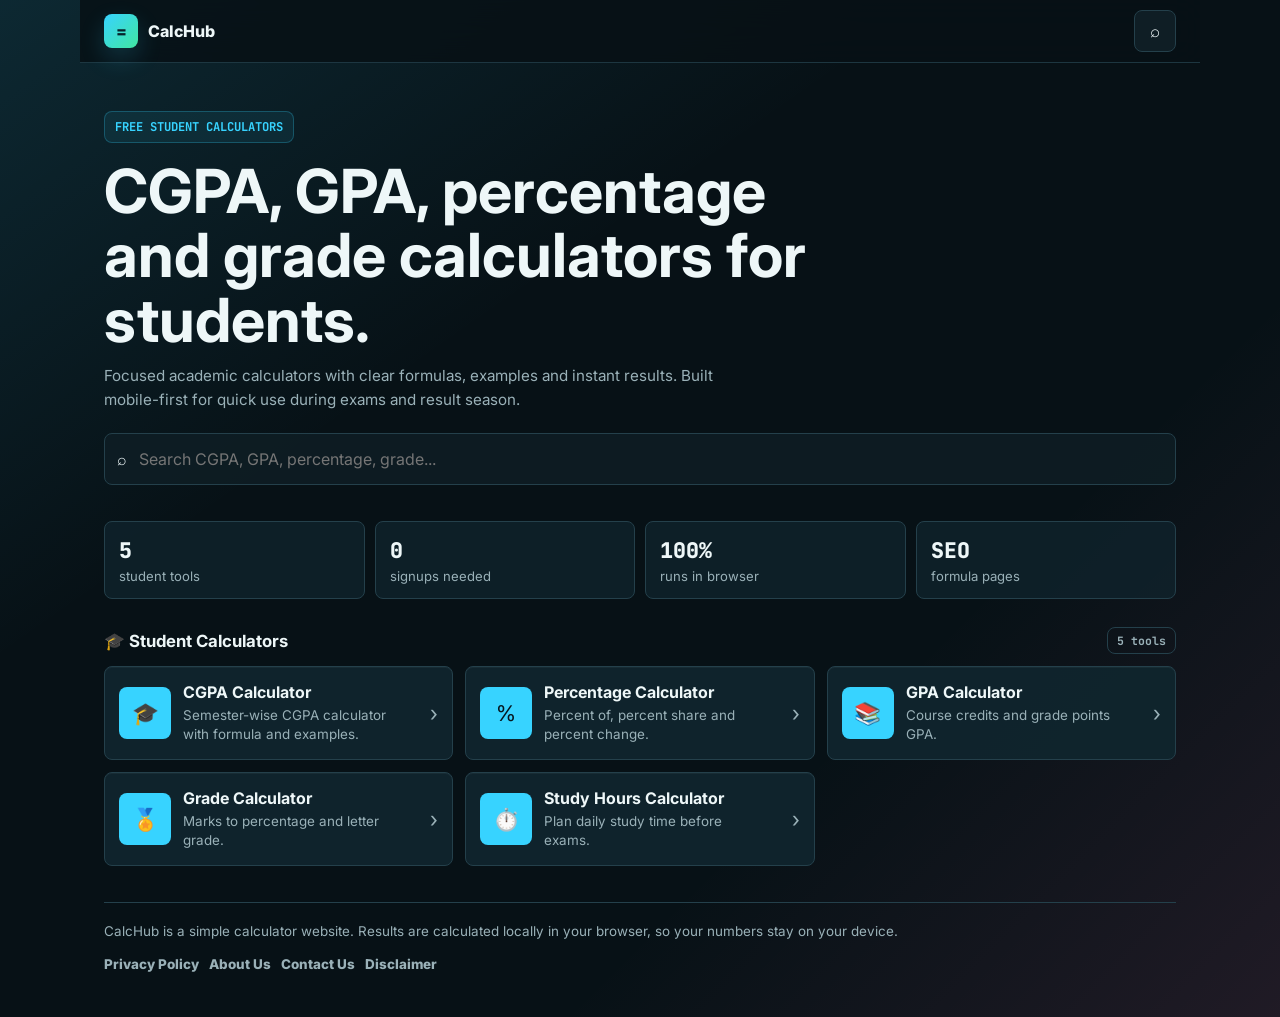
<file: index.html>
<!DOCTYPE html>
<html lang="en">
<head>
<meta charset="UTF-8">
<meta name="viewport" content="width=device-width, initial-scale=1.0">
<meta name="description" content="CalcHub offers free online student calculators for CGPA, GPA, percentage, grades and study hours.">
<title>CGPA Calculator - Free Online CGPA Calculator for Students</title>
<link rel="preconnect" href="https://fonts.googleapis.com">
<link href="https://fonts.googleapis.com/css2?family=Inter:wght@400;500;600;700;800&family=JetBrains+Mono:wght@500;700&display=swap" rel="stylesheet">
<style>
  :root {
    --bg: #071116;
    --surface: #0f1e25;
    --surface-2: #142933;
    --card: #10252e;
    --line: #24404b;
    --text: #eef7f8;
    --muted: #9ab1b8;
    --cyan: #37d3ff;
    --mint: #41e6a1;
    --pink: #ff6fae;
    --yellow: #ffd166;
    --orange: #ff9f43;
    --danger: #ff6b6b;
    --shadow: 0 18px 48px rgba(0, 0, 0, .28);
    --radius: 8px;
    --sans: Inter, system-ui, -apple-system, BlinkMacSystemFont, "Segoe UI", sans-serif;
    --mono: "JetBrains Mono", ui-monospace, SFMono-Regular, Menlo, monospace;
  }

  * { box-sizing: border-box; }
  [hidden] { display: none !important; }
  html { scroll-behavior: auto; }
  body {
    margin: 0;
    min-height: 100vh;
    background:
      linear-gradient(145deg, rgba(55, 211, 255, .12), transparent 34rem),
      linear-gradient(315deg, rgba(255, 111, 174, .10), transparent 32rem),
      var(--bg);
    color: var(--text);
    font-family: var(--sans);
  }

  button, input, select, textarea { font: inherit; }
  button { -webkit-tap-highlight-color: transparent; }

  .app-shell {
    width: min(1120px, 100%);
    margin: 0 auto;
    padding: 0 16px 42px;
  }

  .topbar {
    position: sticky;
    top: 0;
    z-index: 10;
    display: flex;
    align-items: center;
    justify-content: space-between;
    min-height: 62px;
    padding: 10px 16px;
    margin: 0 -16px;
    background: rgba(7, 17, 22, .86);
    border-bottom: 1px solid rgba(36, 64, 75, .8);
    backdrop-filter: blur(16px);
  }

  .brand {
    display: inline-flex;
    align-items: center;
    gap: 10px;
    color: var(--text);
    text-decoration: none;
    font-weight: 800;
    letter-spacing: 0;
  }

  .brand-mark {
    width: 34px;
    height: 34px;
    display: grid;
    place-items: center;
    border-radius: var(--radius);
    background: linear-gradient(135deg, var(--cyan), var(--mint));
    color: #06222a;
    box-shadow: 0 10px 24px rgba(55, 211, 255, .18);
  }

  .top-actions {
    display: flex;
    align-items: center;
    gap: 8px;
  }

  .icon-btn,
  .back-btn,
  .primary-btn,
  .ghost-btn {
    min-height: 42px;
    border: 1px solid var(--line);
    border-radius: var(--radius);
    color: var(--text);
    background: var(--surface);
    cursor: pointer;
  }

  .icon-btn {
    width: 42px;
    display: grid;
    place-items: center;
    font-size: 1.05rem;
  }

  .back-btn,
  .primary-btn,
  .ghost-btn {
    display: inline-flex;
    align-items: center;
    justify-content: center;
    gap: 8px;
    padding: 0 14px;
    font-weight: 700;
  }

  .primary-btn {
    width: 100%;
    background: linear-gradient(135deg, var(--cyan), var(--mint));
    border-color: transparent;
    color: #06222a;
  }

  .ghost-btn { color: var(--muted); }

  .home-hero {
    padding: 30px 0 18px;
  }

  .eyebrow {
    display: inline-flex;
    align-items: center;
    gap: 8px;
    min-height: 32px;
    padding: 0 10px;
    border: 1px solid rgba(55, 211, 255, .25);
    border-radius: var(--radius);
    color: var(--cyan);
    background: rgba(55, 211, 255, .08);
    font: 700 .76rem var(--mono);
    text-transform: uppercase;
  }

  h1, h2, h3, p { margin-top: 0; }
  h1 {
    max-width: 760px;
    margin: 16px 0 12px;
    font-size: clamp(1.85rem, 7vw, 3.8rem);
    line-height: 1.06;
    letter-spacing: 0;
  }

  .lead {
    max-width: 650px;
    margin-bottom: 22px;
    color: var(--muted);
    font-size: .95rem;
    line-height: 1.55;
  }

  .search-wrap {
    display: flex;
    align-items: center;
    gap: 10px;
    min-height: 52px;
    padding: 0 12px;
    border: 1px solid var(--line);
    border-radius: var(--radius);
    background: rgba(15, 30, 37, .86);
  }

  .search-wrap input {
    width: 100%;
    min-width: 0;
    border: 0;
    outline: 0;
    background: transparent;
    color: var(--text);
  }

  .quick-stats {
    display: grid;
    grid-template-columns: repeat(2, minmax(0, 1fr));
    gap: 10px;
    margin: 18px 0 22px;
  }

  .stat {
    min-height: 76px;
    padding: 14px;
    border: 1px solid var(--line);
    border-radius: var(--radius);
    background: rgba(16, 37, 46, .72);
  }

  .stat strong {
    display: block;
    font: 800 1.35rem var(--mono);
  }

  .stat span {
    display: block;
    margin-top: 4px;
    color: var(--muted);
    font-size: .82rem;
  }

  .section-title {
    display: flex;
    align-items: center;
    justify-content: space-between;
    gap: 12px;
    margin: 28px 0 12px;
  }

  .section-title h2 {
    margin: 0;
    font-size: 1.05rem;
  }

  .pill {
    flex: 0 0 auto;
    padding: 5px 9px;
    border: 1px solid var(--line);
    border-radius: var(--radius);
    color: var(--muted);
    font: 700 .72rem var(--mono);
  }

  .calc-grid {
    display: grid;
    grid-template-columns: 1fr;
    gap: 12px;
  }

  .calc-card {
    display: grid;
    grid-template-columns: 52px minmax(0, 1fr) 28px;
    gap: 12px;
    align-items: center;
    width: 100%;
    min-height: 94px;
    padding: 14px;
    border: 1px solid var(--line);
    border-radius: var(--radius);
    background: rgba(16, 37, 46, .92);
    color: var(--text);
    text-decoration: none;
    text-align: left;
    cursor: pointer;
    box-shadow: 0 1px 0 rgba(255, 255, 255, .04) inset;
  }

  .calc-card:active { transform: translateY(1px); }

  .card-icon {
    width: 52px;
    height: 52px;
    display: grid;
    place-items: center;
    border-radius: var(--radius);
    color: #061820;
    font-size: 1.35rem;
  }

  .card-icon.health { background: var(--mint); }
  .card-icon.finance { background: var(--yellow); }
  .card-icon.math { background: var(--cyan); }
  .card-icon.daily { background: var(--pink); }
  .card-icon.student { background: var(--cyan); }

  .calc-card h3 {
    margin: 0 0 4px;
    font-size: 1rem;
  }

  .calc-card p {
    margin: 0;
    color: var(--muted);
    font-size: .84rem;
    line-height: 1.45;
  }

  .arrow {
    color: var(--muted);
    font-size: 1.35rem;
    text-align: right;
  }

  .calculator-page {
    display: none;
    padding-top: 18px;
  }

  .calculator-page.active,
  .home-page.active { display: block; }

  .home-page { display: none; }

  .calc-head {
    display: flex;
    align-items: flex-start;
    gap: 14px;
    margin: 10px 0 16px;
  }

  .calc-head .card-icon {
    flex: 0 0 58px;
    width: 58px;
    height: 58px;
  }

  .calc-head h1 {
    margin: 0 0 5px;
    font-size: clamp(1.55rem, 8vw, 2.5rem);
    line-height: 1.1;
  }

  .calc-head p {
    margin: 0;
    color: var(--muted);
    line-height: 1.5;
  }

  .tool-card,
  .result-card,
  .meme-card {
    border: 1px solid var(--line);
    border-radius: var(--radius);
    background: rgba(16, 37, 46, .92);
    box-shadow: var(--shadow);
  }

  .tool-card { padding: 16px; }
  .form-grid {
    display: grid;
    grid-template-columns: 1fr;
    gap: 12px;
  }

  .field label {
    display: block;
    margin-bottom: 7px;
    color: var(--muted);
    font: 700 .72rem var(--mono);
    text-transform: uppercase;
  }

  .field input,
  .field select,
  .field textarea {
    width: 100%;
    min-height: 48px;
    border: 1px solid var(--line);
    border-radius: var(--radius);
    outline: 0;
    padding: 0 12px;
    background: var(--surface);
    color: var(--text);
  }

  .field textarea {
    min-height: 150px;
    padding-top: 12px;
    resize: vertical;
  }

  .action-row {
    display: flex;
    gap: 10px;
    margin-top: 14px;
  }

  .action-row .ghost-btn {
    flex: 0 0 auto;
    min-width: 48px;
    padding: 0 12px;
  }

  .action-row .primary-btn {
    flex: 1 1 auto;
  }

  .result-card {
    display: none;
    margin-top: 14px;
    padding: 16px;
  }

  .result-card.show { display: block; }

  .result-main {
    font: 800 1.85rem var(--mono);
    color: var(--text);
    overflow-wrap: anywhere;
  }

  .result-sub {
    margin-top: 4px;
    color: var(--muted);
    line-height: 1.5;
  }

  .result-grid {
    display: grid;
    grid-template-columns: 1fr;
    gap: 8px;
    margin-top: 12px;
  }

  .result-item {
    padding: 11px;
    border: 1px solid var(--line);
    border-radius: var(--radius);
    background: var(--surface);
  }

  .result-label {
    color: var(--muted);
    font: 700 .68rem var(--mono);
    text-transform: uppercase;
  }

  .result-value {
    margin-top: 4px;
    font-weight: 800;
    overflow-wrap: anywhere;
  }

  .meme-card {
    display: none;
    margin-top: 14px;
    overflow: hidden;
    background: #071116;
  }

  .meme-card.show { display: block; }

  .meme-top,
  .meme-bottom {
    min-height: 44px;
    display: grid;
    place-items: center;
    padding: 8px 10px;
    color: #fff;
    font: 800 .94rem var(--sans);
    text-align: center;
    text-transform: uppercase;
    background: #05090b;
  }

  .meme-face {
    min-height: 160px;
    display: grid;
    place-items: center;
    background:
      linear-gradient(135deg, rgba(55, 211, 255, .24), transparent),
      linear-gradient(315deg, rgba(255, 209, 102, .22), transparent),
      var(--surface-2);
    font-size: 4.8rem;
  }

  .meme-image {
    display: none;
    width: 100%;
    aspect-ratio: 350 / 374;
    object-fit: cover;
    background: var(--surface-2);
  }

  .meme-card.has-image .meme-face { display: none; }
  .meme-card.has-image .meme-image { display: block; }
  .meme-card.has-image .meme-top,
  .meme-card.has-image .meme-bottom { display: none; }

  .love-meter {
    height: 12px;
    margin-top: 12px;
    overflow: hidden;
    border-radius: 999px;
    background: var(--surface);
  }

  .love-fill {
    width: 0%;
    height: 100%;
    border-radius: inherit;
    background: linear-gradient(90deg, var(--pink), var(--yellow));
    transition: width .7s ease;
  }

  .mini-tabs {
    display: grid;
    grid-template-columns: 1fr 1fr;
    gap: 8px;
    margin-bottom: 14px;
  }

  .mini-tab {
    min-height: 42px;
    border: 1px solid var(--line);
    border-radius: var(--radius);
    background: var(--surface);
    color: var(--muted);
    font-weight: 800;
    cursor: pointer;
  }

  .mini-tab.active {
    border-color: transparent;
    background: linear-gradient(135deg, var(--cyan), var(--mint));
    color: #06222a;
  }

  .cgpa-panel { display: none; }
  .cgpa-panel.active { display: block; }

  .dynamic-row {
    display: grid;
    grid-template-columns: minmax(0, 1fr) minmax(0, 1fr) 42px;
    gap: 8px;
    align-items: end;
    margin-bottom: 10px;
  }

  .remove-btn {
    width: 42px;
    min-height: 48px;
    border: 1px solid var(--line);
    border-radius: var(--radius);
    background: var(--surface);
    color: var(--pink);
    font-weight: 900;
    cursor: pointer;
  }

  .scale-grid {
    display: grid;
    grid-template-columns: repeat(2, minmax(0, 1fr));
    gap: 8px;
    margin-top: 14px;
  }

  .scale-item {
    display: flex;
    align-items: center;
    justify-content: space-between;
    gap: 10px;
    padding: 10px;
    border: 1px solid var(--line);
    border-radius: var(--radius);
    background: var(--surface);
  }

  .scale-item strong {
    color: var(--cyan);
    font-family: var(--mono);
  }

  .keypad {
    display: grid;
    grid-template-columns: repeat(4, minmax(0, 1fr));
    gap: 8px;
  }

  .display {
    min-height: 78px;
    margin-bottom: 12px;
    padding: 12px;
    border: 1px solid var(--line);
    border-radius: var(--radius);
    background: var(--surface);
    text-align: right;
  }

  .display .prev {
    min-height: 18px;
    color: var(--muted);
    font: 700 .8rem var(--mono);
  }

  .display .expr {
    margin-top: 6px;
    font: 800 1.7rem var(--mono);
    overflow-wrap: anywhere;
  }

  .key {
    min-height: 50px;
    border: 1px solid var(--line);
    border-radius: var(--radius);
    background: var(--surface);
    color: var(--text);
    font: 800 1rem var(--mono);
    cursor: pointer;
  }

  .key.op { color: var(--cyan); }
  .key.soft { color: var(--pink); }
  .key.equal {
    background: linear-gradient(135deg, var(--cyan), var(--mint));
    color: #06222a;
    border-color: transparent;
  }

  .empty-state {
    display: none;
    padding: 18px;
    border: 1px solid var(--line);
    border-radius: var(--radius);
    color: var(--muted);
    background: rgba(16, 37, 46, .7);
  }

  footer {
    margin-top: 36px;
    padding-top: 18px;
    border-top: 1px solid var(--line);
    color: var(--muted);
    font-size: .84rem;
    line-height: 1.55;
  }

  .footer-links {
    display: flex;
    flex-wrap: wrap;
    gap: 10px;
    margin-top: 12px;
  }

  .footer-links a {
    color: var(--muted);
    text-decoration: none;
    font-weight: 800;
  }

  .footer-links a:hover { color: var(--text); }

  @media (min-width: 680px) {
    .app-shell { padding-inline: 24px; }
    .topbar { margin-inline: -24px; padding-inline: 24px; }
    .quick-stats { grid-template-columns: repeat(4, minmax(0, 1fr)); }
    .calc-grid { grid-template-columns: repeat(2, minmax(0, 1fr)); }
    .form-grid.two { grid-template-columns: repeat(2, minmax(0, 1fr)); }
    .result-grid { grid-template-columns: repeat(2, minmax(0, 1fr)); }
    .tool-card { padding: 20px; }
    .scale-grid { grid-template-columns: repeat(4, minmax(0, 1fr)); }
  }

  @media (min-width: 960px) {
    .home-hero { padding-top: 48px; }
    .calc-grid { grid-template-columns: repeat(3, minmax(0, 1fr)); }
    .calculator-layout {
      display: grid;
      grid-template-columns: minmax(0, 1fr) 340px;
      gap: 16px;
      align-items: start;
    }
    .meme-card { margin-top: 0; }
  }
</style>
</head>
<body>
  <div class="app-shell">
    <header class="topbar">
      <a class="brand" href="#home" aria-label="CalcHub home">
        <span class="brand-mark">=</span>
        <span>CalcHub</span>
      </a>
      <div class="top-actions">
        <button class="back-btn" id="backBtn" type="button" onclick="goHome()" hidden>← Home</button>
        <button class="icon-btn" type="button" onclick="focusSearch()" title="Search calculators">⌕</button>
      </div>
    </header>

    <main>
      <section class="home-page active" id="homePage">
        <div class="home-hero">
          <span class="eyebrow">Free Student Calculators</span>
          <h1>CGPA, GPA, percentage and grade calculators for students.</h1>
          <p class="lead">Focused academic calculators with clear formulas, examples and instant results. Built mobile-first for quick use during exams and result season.</p>
          <label class="search-wrap" for="searchInput">
            <span>⌕</span>
            <input id="searchInput" type="search" placeholder="Search CGPA, GPA, percentage, grade..." oninput="filterCards(this.value)">
          </label>
        </div>

        <div class="quick-stats">
          <div class="stat"><strong id="totalTools">5</strong><span>student tools</span></div>
          <div class="stat"><strong>0</strong><span>signups needed</span></div>
          <div class="stat"><strong>100%</strong><span>runs in browser</span></div>
          <div class="stat"><strong>SEO</strong><span>formula pages</span></div>
        </div>

        <div id="homeSections"></div>
        <div class="empty-state" id="emptyState">No calculator found. Try searching for CGPA, GPA, percentage, grade or study hours.</div>
      </section>

      <section class="calculator-page" id="calculatorPage" aria-live="polite">
        <div class="calc-head" id="calcHead"></div>
        <div class="calculator-layout">
          <div>
            <div class="tool-card" id="toolCard"></div>
            <div class="result-card" id="resultCard">
              <div class="result-main" id="resultMain"></div>
              <div class="result-sub" id="resultSub"></div>
              <div class="result-grid" id="resultGrid"></div>
            </div>
          </div>
          <aside class="meme-card" id="memeCard" aria-label="Meme reaction">
            <div class="meme-top" id="memeTop">Result unlocked</div>
            <img class="meme-image" id="memeImage" alt="" loading="eager">
            <div class="meme-face" id="memeFace">😎</div>
            <div class="meme-bottom" id="memeBottom">Math did the thing</div>
          </aside>
        </div>
      </section>
    </main>

    <footer>
      CalcHub is a simple calculator website. Results are calculated locally in your browser, so your numbers stay on your device.
      <div class="footer-links">
        <a href="privacy-policy/">Privacy Policy</a>
        <a href="about-us/">About Us</a>
        <a href="contact-us/">Contact Us</a>
        <a href="disclaimer/">Disclaimer</a>
      </div>
    </footer>
  </div>

<script>
const categories = {
  student: { title: 'Student Calculators', emoji: '🎓' }
};

const calculators = [
  {
    id: 'cgpa', category: 'student', icon: '🎓', title: 'CGPA Calculator',
    desc: 'Semester-wise CGPA calculator with formula and examples.',
    tags: 'cgpa calculator semester gpa credits student',
    page: 'cgpa-calculator/'
  },
  {
    id: 'percentage', category: 'student', icon: '%', title: 'Percentage Calculator',
    desc: 'Percent of, percent share and percent change.',
    tags: 'percentage percent increase decrease math',
    page: 'percentage-calculator/'
  },
  {
    id: 'gpa-page', category: 'student', icon: '📚', title: 'GPA Calculator',
    desc: 'Course credits and grade points GPA.',
    tags: 'gpa grade points credits course semester',
    page: 'gpa-calculator/'
  },
  {
    id: 'grade-page', category: 'student', icon: '🏅', title: 'Grade Calculator',
    desc: 'Marks to percentage and letter grade.',
    tags: 'grade calculator marks percentage pass fail',
    page: 'grade-calculator/'
  },
  {
    id: 'study-hours-page', category: 'student', icon: '⏱️', title: 'Study Hours Calculator',
    desc: 'Plan daily study time before exams.',
    tags: 'study hours calculator exam planner subjects revision',
    page: 'study-hours-calculator/'
  }
];

const memeBank = {
  healthy: ['BMI CHECK', 'Main character health stats', '😌'],
  steady: ['Result arrived', 'Small steps, big wins', '🙂'],
  grown: ['Age calculated', 'Adulting level increased', '🧾'],
  young: ['Age calculated', 'Tiny legend loading', '🎮'],
  food: ['Calories counted', 'Snack negotiations begin', '🍕'],
  money: ['Money math done', 'Wallet has entered the chat', '💸'],
  'money-big': ['EMI spotted', 'Budget spreadsheet sweating', '😅'],
  salary: ['Salary estimated', 'Payday dreams processing', '🤑'],
  'salary-big': ['Salary estimated', 'Treat yourself responsibly', '😎'],
  profit: ['Numbers going up', 'Investment brain activated', '📈'],
  math: ['Math solved', 'Calculator carried the team', '🧠'],
  oops: ['Percent change said', 'That went the other way', '🙃'],
  deal: ['Discount found', 'Shopping cart victory dance', '🛍️'],
  shopping: ['Price updated', 'Bargain mode online', '🏷️'],
  group: ['Bill split', 'Friend group peace restored', '🤝'],
  love: ['Love score is in', 'Feelings department reporting', '💘'],
  'love-high': ['Love score is in', 'Rom-com background music starts', '😍'],
  'cgpa-low': ['CGPA calculated', "It's not what I expected", '😢', 'assets/memes/meme_1.png'],
  'cgpa-still-low': ['CGPA calculated', 'Worked hard, still not that good', '🌧️', 'assets/memes/meme_3.png'],
  'cgpa-energy-low': ['CGPA calculated', 'Energy level 1%', '🔋', 'assets/memes/meme_8.png'],
  'cgpa-prepare': ['CGPA calculated', 'Deep breath, pray, refresh 10 times', '✅', 'assets/memes/meme_11.png'],
  'cgpa-math': ['CGPA calculated', "Math is math, emotions don't matter", '🧮', 'assets/memes/meme_2.png'],
  'cgpa-secret': ['CGPA calculated', "It's a secret", '😉', 'assets/memes/meme_7.png'],
  'cgpa-knowledge': ['CGPA calculated', 'Knowledge is forever', '📚', 'assets/memes/meme_10.png'],
  'cgpa-small-win': ['CGPA calculated', 'Even +0.01 counts', '😎', 'assets/memes/meme_4.png'],
  'cgpa-reality': ['CGPA calculated', 'Expectation meets reality', '💻', 'assets/memes/meme_9.png'],
  'cgpa-end-sem': ['CGPA calculated', 'End semester calculation mode', '📊', 'assets/memes/meme_12.png'],
  writer: ['Word count done', 'Essay boss battle survived', '✍️'],
  words: ['Text counted', 'Words behaved nicely today', '📝'],
  error: ['Hold up', 'Calculator needs valid input', '🤨'],
  default: ['Result unlocked', 'Math did the thing', '😎']
};

const gradePoints = { S: 10, A: 9, B: 8, C: 7, D: 6, E: 5, F: 0 };

let currentCalc = null;
let calcExpr = '0';
let calcPrev = '';
let justEval = false;

function init() {
  document.getElementById('totalTools').textContent = calculators.length;
  renderHome();
  window.addEventListener('hashchange', route);
  route();
}

function renderHome() {
  const wrap = document.getElementById('homeSections');
  wrap.innerHTML = Object.entries(categories).map(([key, cat]) => {
    const cards = calculators.filter(c => c.category === key).map(cardMarkup).join('');
    return `<section data-category="${key}">
      <div class="section-title"><h2>${cat.emoji} ${cat.title}</h2><span class="pill">${calculators.filter(c => c.category === key).length} tools</span></div>
      <div class="calc-grid">${cards}</div>
    </section>`;
  }).join('');
}

function cardMarkup(calc) {
  const open = calc.page ? `href="${calc.page}"` : `type="button" onclick="openCalc('${calc.id}')"`;
  const tag = calc.page ? 'a' : 'button';
  return `<${tag} class="calc-card" ${open} data-tags="${escapeAttr(calc.tags)}">
    <span class="card-icon ${calc.category}">${calc.icon}</span>
    <span><h3>${calc.title}</h3><p>${calc.desc}</p></span>
    <span class="arrow">›</span>
  </${tag}>`;
}

function route() {
  const hash = location.hash.replace(/^#/, '');
  if (hash.startsWith('calc/')) {
    showCalc(hash.split('/')[1]);
  } else {
    showHome();
  }
}

function showHome() {
  document.getElementById('homePage').classList.add('active');
  document.getElementById('calculatorPage').classList.remove('active');
  document.getElementById('backBtn').hidden = true;
  clearCalculatorView();
  currentCalc = null;
  window.scrollTo(0, 0);
}

function openCalc(id) {
  location.hash = `calc/${id}`;
}

function goHome() {
  history.replaceState(null, '', `${location.pathname}${location.search}#home`);
  showHome();
}

function showCalc(id) {
  const calc = calculators.find(c => c.id === id) || calculators[0];
  currentCalc = calc;
  document.getElementById('homePage').classList.remove('active');
  document.getElementById('calculatorPage').classList.add('active');
  document.getElementById('backBtn').hidden = false;
  document.getElementById('calcHead').innerHTML = `<span class="card-icon ${calc.category}">${calc.icon}</span><div><h1>${calc.title}</h1><p>${calc.desc}</p></div>`;
  document.getElementById('resultCard').classList.remove('show');
  document.getElementById('memeCard').classList.remove('show');
  renderTool(calc);
  window.scrollTo(0, 0);
}

function clearCalculatorView() {
  document.getElementById('calcHead').innerHTML = '';
  document.getElementById('toolCard').innerHTML = '';
  document.getElementById('resultGrid').innerHTML = '';
  document.getElementById('resultMain').textContent = '';
  document.getElementById('resultSub').textContent = '';
  const memeCard = document.getElementById('memeCard');
  const memeImage = document.getElementById('memeImage');
  memeCard.classList.remove('show', 'has-image');
  memeImage.removeAttribute('src');
  memeImage.alt = '';
}

function renderTool(calc) {
  const card = document.getElementById('toolCard');
  if (calc.custom === 'basic') {
    card.innerHTML = `<div class="display"><div class="prev" id="calcPrev"></div><div class="expr" id="calcExpr">0</div></div>
      <div class="keypad">
        ${['AC','±','%','/','7','8','9','*','4','5','6','-','1','2','3','+','0','.','='].map(k => {
          const klass = k === '=' ? 'key equal' : ['AC','±','%'].includes(k) ? 'key soft' : ['/', '*', '-', '+'].includes(k) ? 'key op' : 'key';
          const label = {'/':'÷','*':'×','-':'−'}[k] || k;
          const span = k === '0' ? ' style="grid-column: span 2"' : '';
          return `<button class="${klass}" type="button"${span} onclick="pressKey('${k}')">${label}</button>`;
        }).join('')}
      </div>`;
    calcExpr = '0'; calcPrev = ''; justEval = false;
    return;
  }
  if (calc.custom === 'unit') {
    card.innerHTML = `<div class="form-grid two">
      ${fieldMarkup({ id: 'category', label: 'Category', type: 'select', options: [['len','Length'], ['wt','Weight'], ['tmp','Temperature'], ['spd','Speed']] })}
      ${fieldMarkup({ id: 'value', label: 'Value', type: 'number', placeholder: '100', step: 'any' })}
      ${fieldMarkup({ id: 'from', label: 'From', type: 'select', options: [] })}
      ${fieldMarkup({ id: 'to', label: 'To', type: 'select', options: [] })}
    </div><div class="action-row"><button class="primary-btn" type="button" onclick="calculateCurrent()">Convert</button><button class="ghost-btn" type="button" onclick="resetCurrent()">↺</button></div>`;
    document.getElementById('field-category').addEventListener('change', updateUnits);
    updateUnits();
    return;
  }
  if (calc.custom === 'cgpa') {
    card.innerHTML = `<div class="mini-tabs" role="tablist" aria-label="CGPA calculator modes">
        <button class="mini-tab active" type="button" onclick="switchCgpaMode('gpa')">Instant GPA</button>
        <button class="mini-tab" type="button" onclick="switchCgpaMode('cgpa')">Semester CGPA</button>
      </div>
      <div class="cgpa-panel active" id="gpaPanel">
        <div id="courseRows"></div>
        <div class="action-row">
          <button class="ghost-btn" type="button" onclick="addCourseRow()">+ Add Course</button>
          <button class="primary-btn" type="button" onclick="calculateGpa()">Calculate GPA</button>
        </div>
        <div class="scale-grid">
          ${Object.entries(gradePoints).map(([grade, points]) => `<div class="scale-item"><strong>${grade}</strong><span>${points} pts</span></div>`).join('')}
        </div>
      </div>
      <div class="cgpa-panel" id="cgpaPanel">
        <div id="semesterRows"></div>
        <div class="action-row">
          <button class="ghost-btn" type="button" onclick="addSemesterRow()">+ Add Semester</button>
          <button class="primary-btn" type="button" onclick="calculateCgpa()">Calculate CGPA</button>
        </div>
      </div>`;
    for (let i = 0; i < 6; i++) addCourseRow();
    for (let i = 0; i < 8; i++) addSemesterRow();
    return;
  }
  const two = calc.fields.length > 1 ? ' two' : '';
  card.innerHTML = `<div class="form-grid${two}">${calc.fields.map(fieldMarkup).join('')}</div>
    <div class="action-row"><button class="primary-btn" type="button" onclick="calculateCurrent()">${calc.action}</button><button class="ghost-btn" type="button" onclick="resetCurrent()">↺</button></div>`;
  calc.fields.forEach(f => {
    if (f.defaultToday) document.getElementById(`field-${f.id}`).valueAsDate = new Date();
  });
}

function fieldMarkup(field) {
  const attrs = [
    `id="field-${field.id}"`,
    field.placeholder ? `placeholder="${escapeAttr(field.placeholder)}"` : '',
    field.value ? `value="${escapeAttr(field.value)}"` : '',
    field.min !== undefined ? `min="${field.min}"` : '',
    field.max !== undefined ? `max="${field.max}"` : '',
    field.step !== undefined ? `step="${field.step}"` : ''
  ].filter(Boolean).join(' ');

  if (field.type === 'select') {
    const options = (field.options || []).map(([value, label]) => `<option value="${escapeAttr(value)}"${field.value === value ? ' selected' : ''}>${label}</option>`).join('');
    return `<div class="field"><label for="field-${field.id}">${field.label}</label><select ${attrs}>${options}</select></div>`;
  }
  if (field.type === 'textarea') {
    return `<div class="field" style="grid-column:1/-1"><label for="field-${field.id}">${field.label}</label><textarea ${attrs}></textarea></div>`;
  }
  return `<div class="field"><label for="field-${field.id}">${field.label}</label><input type="${field.type}" ${attrs}></div>`;
}

function calculateCurrent() {
  if (!currentCalc) return;
  try {
    const out = currentCalc.custom === 'unit' ? calcUnit() : currentCalc.calculate(readValues());
    showResult(out);
  } catch (error) {
    showResult(result('Check input', error.message || 'Please enter valid values.', [], 'error'));
  }
}

function readValues() {
  const values = {};
  currentCalc.fields.forEach(f => values[f.id] = document.getElementById(`field-${f.id}`).value);
  return values;
}

function resetCurrent() {
  document.querySelectorAll('#toolCard input, #toolCard textarea').forEach(el => el.value = '');
  document.getElementById('resultCard').classList.remove('show');
  document.getElementById('memeCard').classList.remove('show');
  if (currentCalc) renderTool(currentCalc);
}

function showResult(out) {
  document.getElementById('resultMain').textContent = out.main;
  document.getElementById('resultSub').textContent = out.sub || '';
  document.getElementById('resultGrid').innerHTML = (out.items || []).map(([label, value]) => `<div class="result-item"><div class="result-label">${label}</div><div class="result-value">${value}</div></div>`).join('');
  document.getElementById('resultCard').classList.add('show');
  showMeme(out.memeKey || 'default', out.score);
}

function showMeme(key, score) {
  const meme = memeBank[key] || memeBank.default;
  const card = document.getElementById('memeCard');
  const image = document.getElementById('memeImage');
  document.getElementById('memeTop').textContent = meme[0];
  document.getElementById('memeBottom').textContent = score ? `${meme[1]} (${score}%)` : meme[1];
  document.getElementById('memeFace').textContent = meme[2];
  if (meme[3]) {
    image.src = meme[3];
    image.alt = `${meme[0]} - ${meme[1]}`;
    card.classList.add('has-image');
  } else {
    image.removeAttribute('src');
    image.alt = '';
    card.classList.remove('has-image');
  }
  card.classList.add('show');
}

function result(main, sub, items, memeKey, score) {
  return { main, sub, items, memeKey, score };
}

const units = {
  len: { m: 1, km: .001, cm: 100, mm: 1000, inch: 39.3701, ft: 3.28084, mile: .000621371 },
  wt: { kg: 1, g: 1000, mg: 1000000, lb: 2.20462, oz: 35.274 },
  spd: { 'm/s': 1, 'km/h': 3.6, mph: 2.23694, knot: 1.94384 },
  tmp: { C: 1, F: 1, K: 1 }
};

function updateUnits() {
  const cat = document.getElementById('field-category').value;
  const keys = Object.keys(units[cat]);
  ['from', 'to'].forEach((id, i) => {
    const el = document.getElementById(`field-${id}`);
    el.innerHTML = keys.map((u, idx) => `<option value="${u}"${idx === i ? ' selected' : ''}>${u}</option>`).join('');
  });
}

function calcUnit() {
  const cat = document.getElementById('field-category').value;
  const val = number(document.getElementById('field-value').value);
  const from = document.getElementById('field-from').value;
  const to = document.getElementById('field-to').value;
  if (isNaN(val)) throw new Error('Enter a value to convert.');
  let converted;
  if (cat === 'tmp') {
    const toC = { C: x => x, F: x => (x - 32) * 5 / 9, K: x => x - 273.15 };
    const fromC = { C: x => x, F: x => x * 9 / 5 + 32, K: x => x + 273.15 };
    converted = fromC[to](toC[from](val));
  } else {
    converted = val / units[cat][from] * units[cat][to];
  }
  return result(`${converted.toFixed(5)} ${to}`, `${val} ${from} = ${converted.toFixed(5)} ${to}`, [], 'math');
}

function switchCgpaMode(mode) {
  document.querySelectorAll('.mini-tab').forEach((tab, index) => {
    tab.classList.toggle('active', (mode === 'gpa' && index === 0) || (mode === 'cgpa' && index === 1));
  });
  document.getElementById('gpaPanel').classList.toggle('active', mode === 'gpa');
  document.getElementById('cgpaPanel').classList.toggle('active', mode === 'cgpa');
  document.getElementById('resultCard').classList.remove('show');
  document.getElementById('memeCard').classList.remove('show');
}

function addCourseRow() {
  const rows = document.getElementById('courseRows');
  if (!rows) return;
  const row = document.createElement('div');
  row.className = 'dynamic-row course-row';
  row.innerHTML = `<div class="field"><label>Credits</label><select class="course-credit">
      <option value="">Select</option><option value="1">1</option><option value="1.5">1.5</option><option value="2">2</option><option value="3">3</option><option value="4">4</option>
    </select></div>
    <div class="field"><label>Grade</label><select class="course-grade">
      <option value="">Select</option>${Object.keys(gradePoints).map(g => `<option value="${g}">${g}</option>`).join('')}
    </select></div>
    <button class="remove-btn" type="button" onclick="removeDynamicRow(this)" aria-label="Remove course">×</button>`;
  rows.appendChild(row);
}

function addSemesterRow() {
  const rows = document.getElementById('semesterRows');
  if (!rows) return;
  const count = rows.querySelectorAll('.semester-row').length + 1;
  const row = document.createElement('div');
  row.className = 'dynamic-row semester-row';
  row.innerHTML = `<div class="field"><label>Semester ${count} GPA</label><input class="semester-gpa" type="number" min="0" max="10" step="0.01" placeholder="8.50"></div>
    <div class="field"><label>Credits</label><input class="semester-credit" type="number" min="0" step="0.5" placeholder="22"></div>
    <button class="remove-btn" type="button" onclick="removeDynamicRow(this)" aria-label="Remove semester">×</button>`;
  rows.appendChild(row);
}

function removeDynamicRow(button) {
  const row = button.closest('.dynamic-row');
  const wrap = row.parentElement;
  if (wrap.querySelectorAll('.dynamic-row').length > 1) row.remove();
}

function calculateGpa() {
  let totalCredits = 0;
  let weighted = 0;
  document.querySelectorAll('.course-row').forEach(row => {
    const credits = number(row.querySelector('.course-credit').value);
    const grade = row.querySelector('.course-grade').value;
    if (credits > 0 && grade in gradePoints) {
      totalCredits += credits;
      weighted += credits * gradePoints[grade];
    }
  });
  if (!totalCredits) {
    showResult(result('Check input', 'Select credits and grades for at least one course.', [], 'error'));
    return;
  }
  const gpa = weighted / totalCredits;
  showResult(result(gpa.toFixed(2), 'Your instant GPA from selected courses.', [
    ['Total credits', totalCredits],
    ['Grade points', weighted.toFixed(1)]
  ], chooseCgpaMeme(gpa)));
}

function calculateCgpa() {
  let totalCredits = 0;
  let weighted = 0;
  document.querySelectorAll('.semester-row').forEach(row => {
    const gpa = number(row.querySelector('.semester-gpa').value);
    const credits = number(row.querySelector('.semester-credit').value);
    if (gpa >= 0 && gpa <= 10 && credits > 0) {
      totalCredits += credits;
      weighted += gpa * credits;
    }
  });
  if (!totalCredits) {
    showResult(result('Check input', 'Enter GPA and credits for at least one semester.', [], 'error'));
    return;
  }
  const cgpa = weighted / totalCredits;
  showResult(result(cgpa.toFixed(2), 'Your weighted CGPA across semesters.', [
    ['Total credits', totalCredits],
    ['Weighted points', weighted.toFixed(2)]
  ], chooseCgpaMeme(cgpa)));
}

function chooseCgpaMeme(score) {
  if (score >= 9.5) return 'cgpa-small-win';
  if (score >= 9) return 'cgpa-secret';
  if (score >= 8.5) return 'cgpa-knowledge';
  if (score >= 8) return 'cgpa-math';
  if (score >= 7.5) return 'cgpa-prepare';
  if (score >= 7) return 'cgpa-reality';
  if (score >= 6.5) return 'cgpa-end-sem';
  if (score >= 6) return 'cgpa-energy-low';
  if (score >= 5) return 'cgpa-still-low';
  return 'cgpa-low';
}

function pressKey(k) {
  const ops = ['+', '-', '*', '/'];
  if (k === 'AC') { calcExpr = '0'; calcPrev = ''; justEval = false; }
  else if (k === '±') { calcExpr = calcExpr.startsWith('-') ? calcExpr.slice(1) : '-' + calcExpr; }
  else if (k === '%') { safeEval(expr => String(expr / 100)); }
  else if (k === '=') {
    const before = calcExpr;
    safeEval(expr => String(expr));
    calcPrev = `${before} =`;
    showResult(result(calcExpr, 'Basic calculator result.', [], 'math'));
    justEval = true;
  } else {
    if (justEval && !ops.includes(k)) calcExpr = k;
    else if (calcExpr === '0' && !ops.includes(k)) calcExpr = k;
    else calcExpr += k;
    justEval = false;
  }
  document.getElementById('calcExpr').textContent = calcExpr;
  document.getElementById('calcPrev').textContent = calcPrev;
}

function safeEval(transform) {
  try {
    const value = Function(`"use strict"; return (${calcExpr})`)();
    calcExpr = transform(value);
  } catch {
    calcExpr = 'Error';
  }
}

function incomeTax(taxable, regime) {
  const slabs = regime === 'new'
    ? [[300000, 0], [400000, .05], [300000, .1], [300000, .15], [300000, .2], [Infinity, .3]]
    : [[250000, 0], [250000, .05], [500000, .2], [Infinity, .3]];
  let rem = taxable;
  let tax = 0;
  for (const [limit, rate] of slabs) {
    const chunk = Math.min(rem, limit);
    tax += chunk * rate;
    rem -= chunk;
    if (rem <= 0) break;
  }
  return Math.max(0, tax) * 1.04;
}

function filterCards(query) {
  const q = query.toLowerCase().trim();
  let visible = 0;
  document.querySelectorAll('.calc-card').forEach(card => {
    const match = !q || card.dataset.tags.toLowerCase().includes(q) || card.innerText.toLowerCase().includes(q);
    card.style.display = match ? '' : 'none';
    if (match) visible++;
  });
  document.querySelectorAll('#homeSections section').forEach(section => {
    const any = [...section.querySelectorAll('.calc-card')].some(card => card.style.display !== 'none');
    section.style.display = any ? '' : 'none';
  });
  document.getElementById('emptyState').style.display = visible ? 'none' : 'block';
}

function focusSearch() {
  if (!document.getElementById('homePage').classList.contains('active')) goHome();
  setTimeout(() => document.getElementById('searchInput').focus(), 50);
}

function number(value) {
  return Number(value);
}

function requireValues(...values) {
  if (values.some(v => !Number.isFinite(v) || v === 0)) throw new Error('Please enter all required numbers.');
}

function money(value) {
  return '₹' + Math.round(value).toLocaleString('en-IN');
}

function escapeAttr(value) {
  return String(value).replace(/"/g, '&quot;');
}

init();
</script>
</body>
</html>
</file>
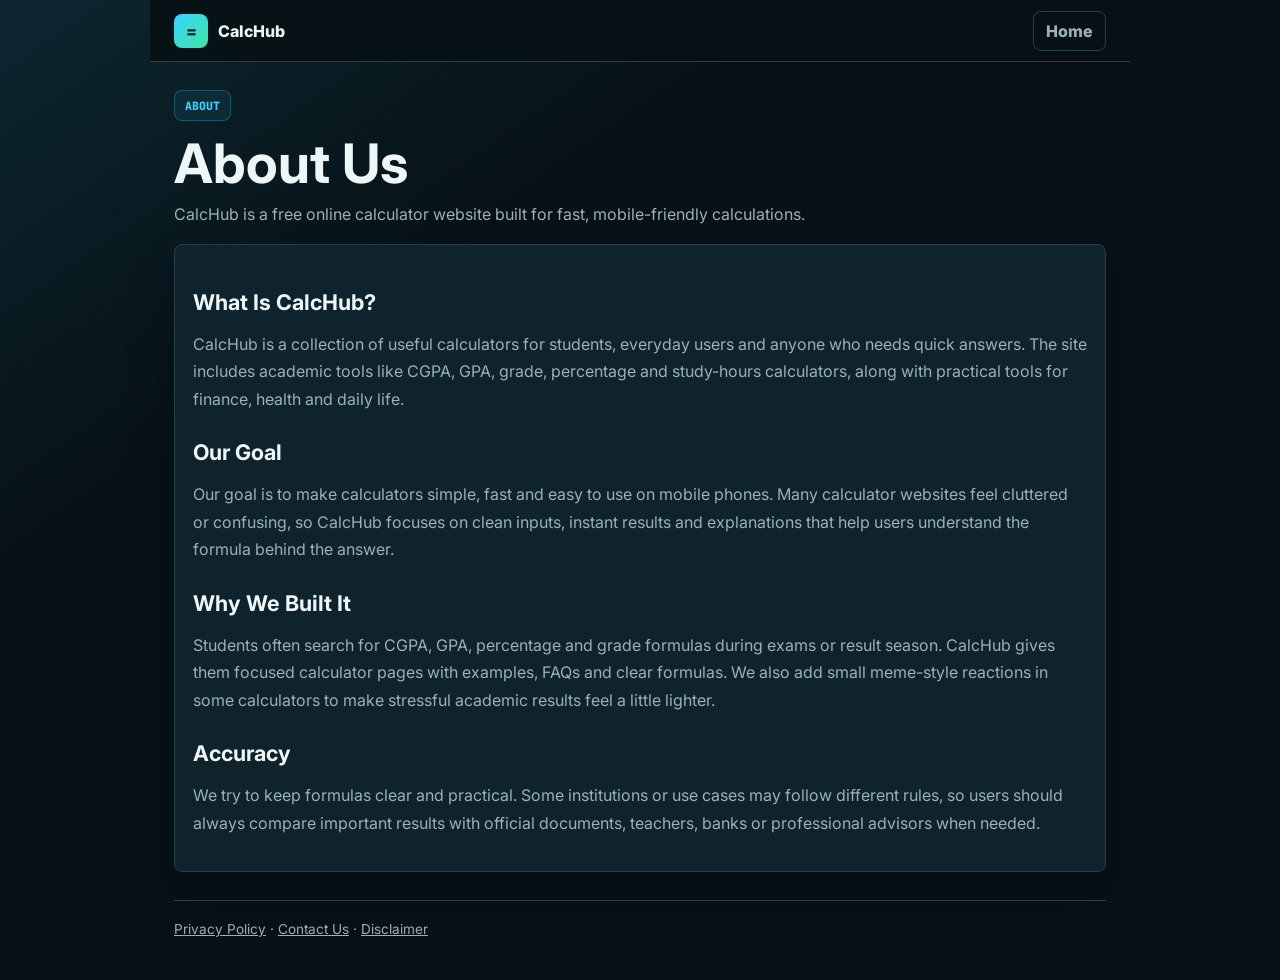
<file: about-us/index.html>
<!DOCTYPE html>
<html lang="en">
<head>
  <meta charset="UTF-8">
  <meta name="viewport" content="width=device-width, initial-scale=1.0">
  <meta name="description" content="About CalcHub, a free calculator website for students, finance, daily life and quick academic calculations.">
  <title>About Us | CalcHub</title>
  <link rel="preconnect" href="https://fonts.googleapis.com">
  <link href="https://fonts.googleapis.com/css2?family=Inter:wght@400;500;600;700;800;900&family=JetBrains+Mono:wght@500;800&display=swap" rel="stylesheet">
  <link rel="stylesheet" href="../assets/seo-pages.css">
</head>
<body>
  <div class="wrap">
    <header class="topbar"><a class="brand" href="../index.html"><span class="brand-mark">=</span><span>CalcHub</span></a><a class="home-link" href="../index.html">Home</a></header>
    <main>
      <section class="hero"><span class="eyebrow">About</span><h1>About Us</h1><p class="lead">CalcHub is a free online calculator website built for fast, mobile-friendly calculations.</p></section>
      <article class="card content article">
        <h2>What Is CalcHub?</h2>
        <p>CalcHub is a collection of useful calculators for students, everyday users and anyone who needs quick answers. The site includes academic tools like CGPA, GPA, grade, percentage and study-hours calculators, along with practical tools for finance, health and daily life.</p>
        <h2>Our Goal</h2>
        <p>Our goal is to make calculators simple, fast and easy to use on mobile phones. Many calculator websites feel cluttered or confusing, so CalcHub focuses on clean inputs, instant results and explanations that help users understand the formula behind the answer.</p>
        <h2>Why We Built It</h2>
        <p>Students often search for CGPA, GPA, percentage and grade formulas during exams or result season. CalcHub gives them focused calculator pages with examples, FAQs and clear formulas. We also add small meme-style reactions in some calculators to make stressful academic results feel a little lighter.</p>
        <h2>Accuracy</h2>
        <p>We try to keep formulas clear and practical. Some institutions or use cases may follow different rules, so users should always compare important results with official documents, teachers, banks or professional advisors when needed.</p>
      </article>
    </main>
    <footer><a href="../privacy-policy/">Privacy Policy</a> · <a href="../contact-us/">Contact Us</a> · <a href="../disclaimer/">Disclaimer</a></footer>
  </div>
</body>
</html>
</file>
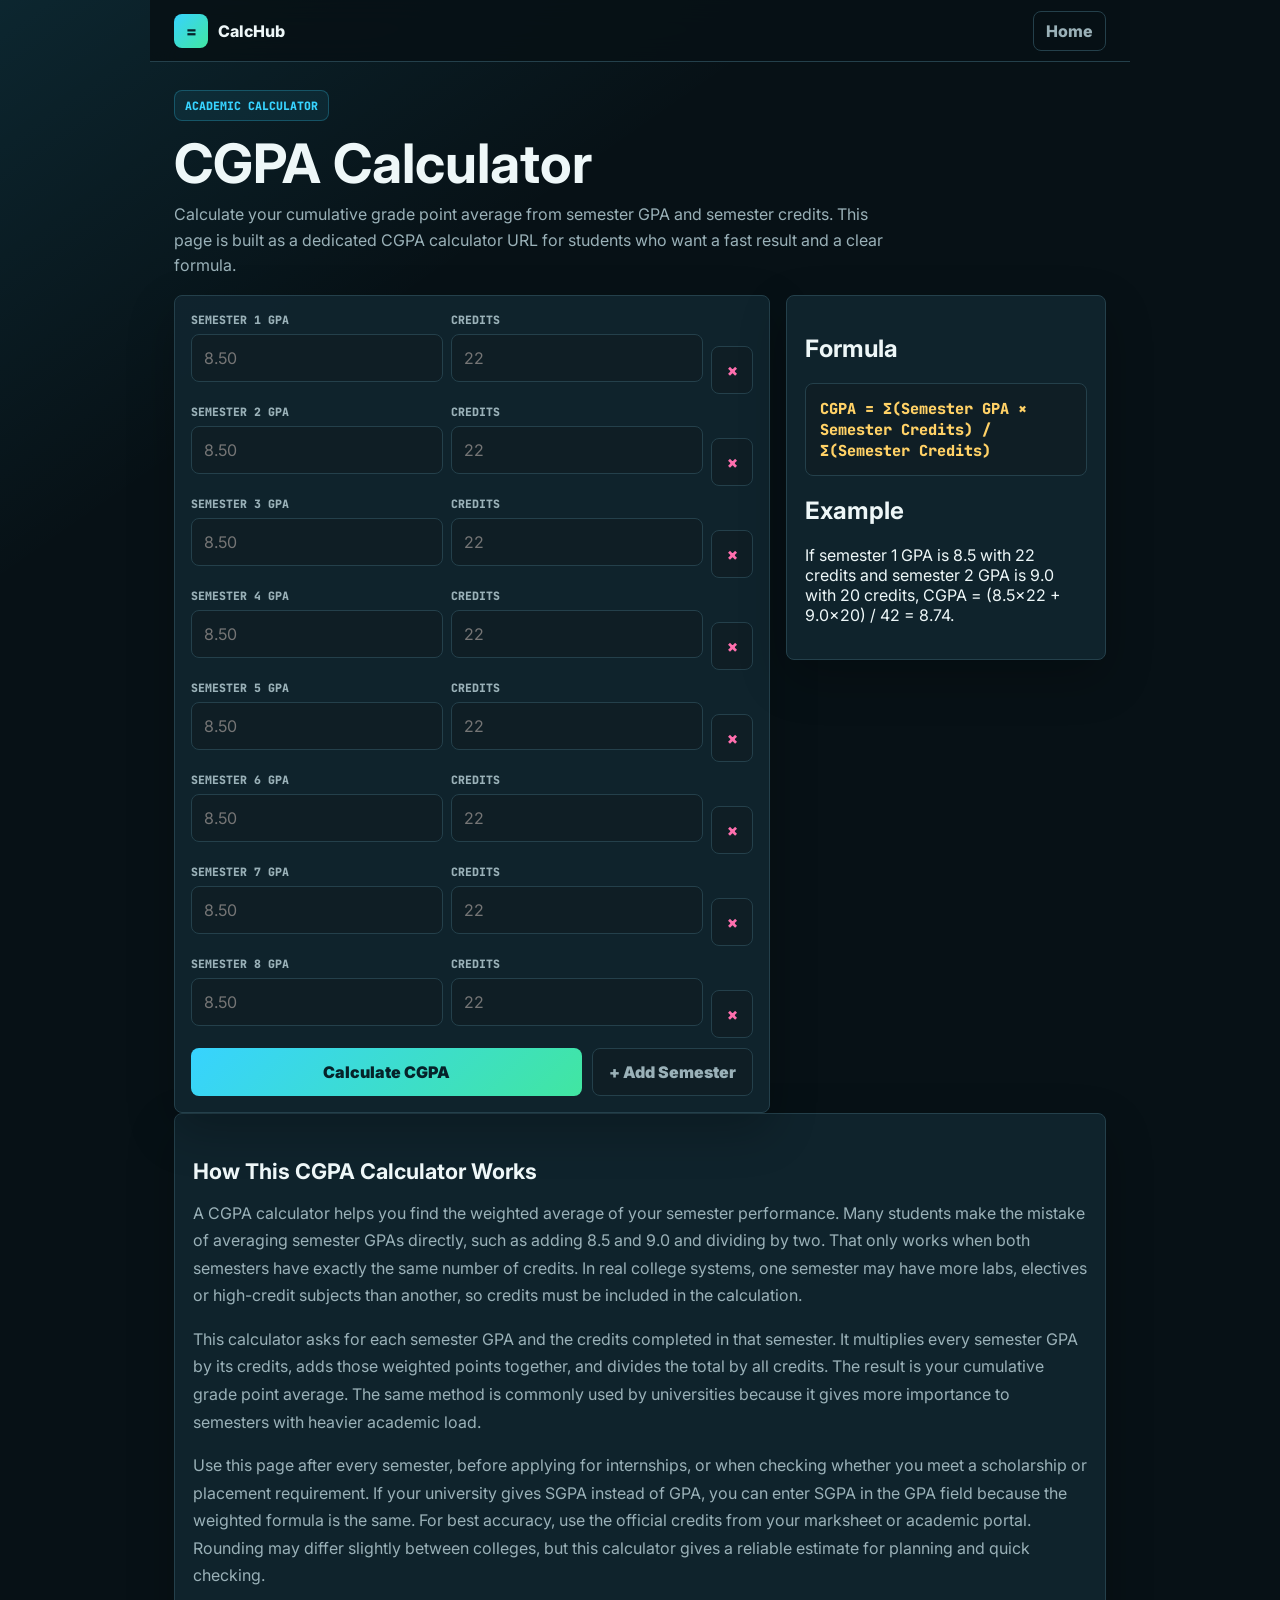
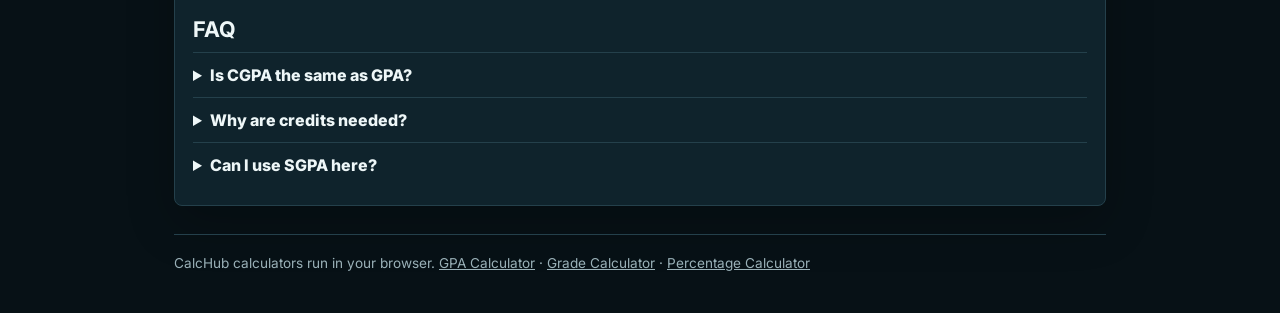
<file: cgpa-calculator/index.html>
<!DOCTYPE html>
<html lang="en">
<head>
  <meta charset="UTF-8">
  <meta name="viewport" content="width=device-width, initial-scale=1.0">
  <meta name="description" content="Free CGPA calculator for semester GPA and credits. Calculate weighted CGPA instantly with formula, examples and FAQs.">
  <title>CGPA Calculator - Free Online CGPA Calculator for Students</title>
  <link rel="preconnect" href="https://fonts.googleapis.com">
  <link href="https://fonts.googleapis.com/css2?family=Inter:wght@400;500;600;700;800;900&family=JetBrains+Mono:wght@500;800&display=swap" rel="stylesheet">
  <link rel="stylesheet" href="../assets/seo-pages.css">
</head>
<body data-page="cgpa">
  <div class="wrap">
    <header class="topbar"><a class="brand" href="../index.html"><span class="brand-mark">=</span><span>CalcHub</span></a><a class="home-link" href="../index.html">Home</a></header>
    <main>
      <section class="hero"><span class="eyebrow">Academic Calculator</span><h1>CGPA Calculator</h1><p class="lead">Calculate your cumulative grade point average from semester GPA and semester credits. This page is built as a dedicated CGPA calculator URL for students who want a fast result and a clear formula.</p></section>
      <section class="layout">
        <div class="card tool">
          <div id="semesterRows"></div>
          <div class="actions"><button class="btn" type="button" onclick="calcCgpa()">Calculate CGPA</button><button class="btn ghost" type="button" onclick="addSemesterRow()">+ Add Semester</button></div>
          <div class="result" id="result"><div class="result-main" id="resultMain"></div><div class="result-sub" id="resultSub"></div><div class="mini-grid" id="resultItems"></div></div>
          <img class="result-meme" id="cgpaMeme" alt="CGPA result meme" loading="eager">
        </div>
        <aside class="card content"><h2>Formula</h2><div class="formula">CGPA = Σ(Semester GPA × Semester Credits) / Σ(Semester Credits)</div><h2>Example</h2><p>If semester 1 GPA is 8.5 with 22 credits and semester 2 GPA is 9.0 with 20 credits, CGPA = (8.5×22 + 9.0×20) / 42 = 8.74.</p></aside>
      </section>
      <article class="card content article">
        <h2>How This CGPA Calculator Works</h2>
        <p>A CGPA calculator helps you find the weighted average of your semester performance. Many students make the mistake of averaging semester GPAs directly, such as adding 8.5 and 9.0 and dividing by two. That only works when both semesters have exactly the same number of credits. In real college systems, one semester may have more labs, electives or high-credit subjects than another, so credits must be included in the calculation.</p>
        <p>This calculator asks for each semester GPA and the credits completed in that semester. It multiplies every semester GPA by its credits, adds those weighted points together, and divides the total by all credits. The result is your cumulative grade point average. The same method is commonly used by universities because it gives more importance to semesters with heavier academic load.</p>
        <p>Use this page after every semester, before applying for internships, or when checking whether you meet a scholarship or placement requirement. If your university gives SGPA instead of GPA, you can enter SGPA in the GPA field because the weighted formula is the same. For best accuracy, use the official credits from your marksheet or academic portal. Rounding may differ slightly between colleges, but this calculator gives a reliable estimate for planning and quick checking.</p>
        <h2>FAQ</h2>
        <div class="faq">
          <details><summary>Is CGPA the same as GPA?</summary><p>GPA usually refers to one term or semester. CGPA is the cumulative average across multiple semesters.</p></details>
          <details><summary>Why are credits needed?</summary><p>Credits show the weight of a semester. A 24-credit semester should affect CGPA more than an 18-credit semester.</p></details>
          <details><summary>Can I use SGPA here?</summary><p>Yes. Enter each semester SGPA as the semester GPA and add the matching credits.</p></details>
        </div>
      </article>
    </main>
    <footer>CalcHub calculators run in your browser. <a href="../gpa-calculator/">GPA Calculator</a> · <a href="../grade-calculator/">Grade Calculator</a> · <a href="../percentage-calculator/">Percentage Calculator</a></footer>
  </div>
  <script src="../assets/seo-calculators.js"></script>
</body>
</html>
</file>
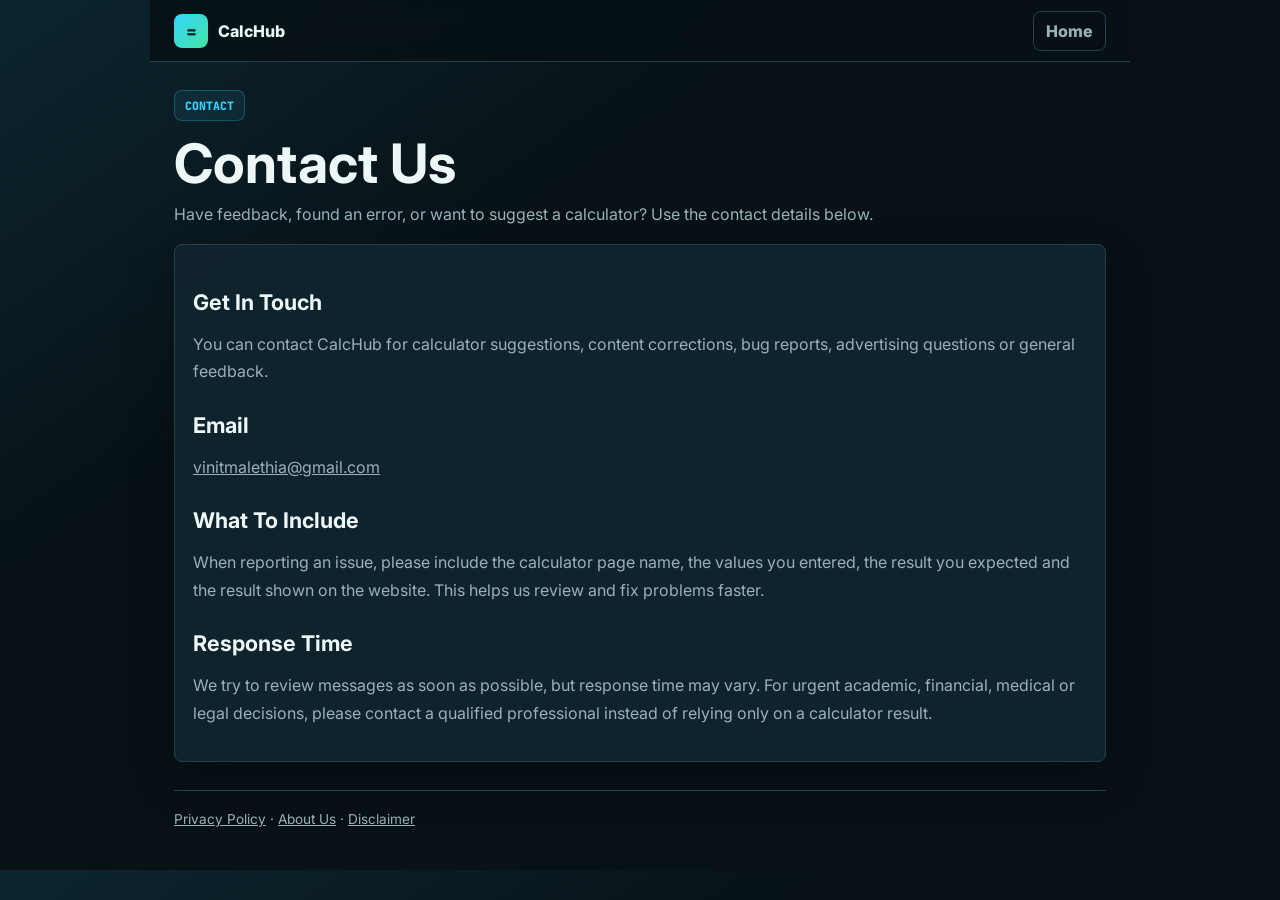
<file: contact-us/index.html>
<!DOCTYPE html>
<html lang="en">
<head>
  <meta charset="UTF-8">
  <meta name="viewport" content="width=device-width, initial-scale=1.0">
  <meta name="description" content="Contact CalcHub for feedback, corrections, suggestions and calculator-related questions.">
  <title>Contact Us | CalcHub</title>
  <link rel="preconnect" href="https://fonts.googleapis.com">
  <link href="https://fonts.googleapis.com/css2?family=Inter:wght@400;500;600;700;800;900&family=JetBrains+Mono:wght@500;800&display=swap" rel="stylesheet">
  <link rel="stylesheet" href="../assets/seo-pages.css">
</head>
<body>
  <div class="wrap">
    <header class="topbar"><a class="brand" href="../index.html"><span class="brand-mark">=</span><span>CalcHub</span></a><a class="home-link" href="../index.html">Home</a></header>
    <main>
      <section class="hero"><span class="eyebrow">Contact</span><h1>Contact Us</h1><p class="lead">Have feedback, found an error, or want to suggest a calculator? Use the contact details below.</p></section>
      <article class="card content article">
        <h2>Get In Touch</h2>
        <p>You can contact CalcHub for calculator suggestions, content corrections, bug reports, advertising questions or general feedback.</p>
        <h2>Email</h2>
        <p><a href="mailto:vinitmalethia@gmail.com">vinitmalethia@gmail.com</a></p>
        <h2>What To Include</h2>
        <p>When reporting an issue, please include the calculator page name, the values you entered, the result you expected and the result shown on the website. This helps us review and fix problems faster.</p>
        <h2>Response Time</h2>
        <p>We try to review messages as soon as possible, but response time may vary. For urgent academic, financial, medical or legal decisions, please contact a qualified professional instead of relying only on a calculator result.</p>
      </article>
    </main>
    <footer><a href="../privacy-policy/">Privacy Policy</a> · <a href="../about-us/">About Us</a> · <a href="../disclaimer/">Disclaimer</a></footer>
  </div>
</body>
</html>
</file>
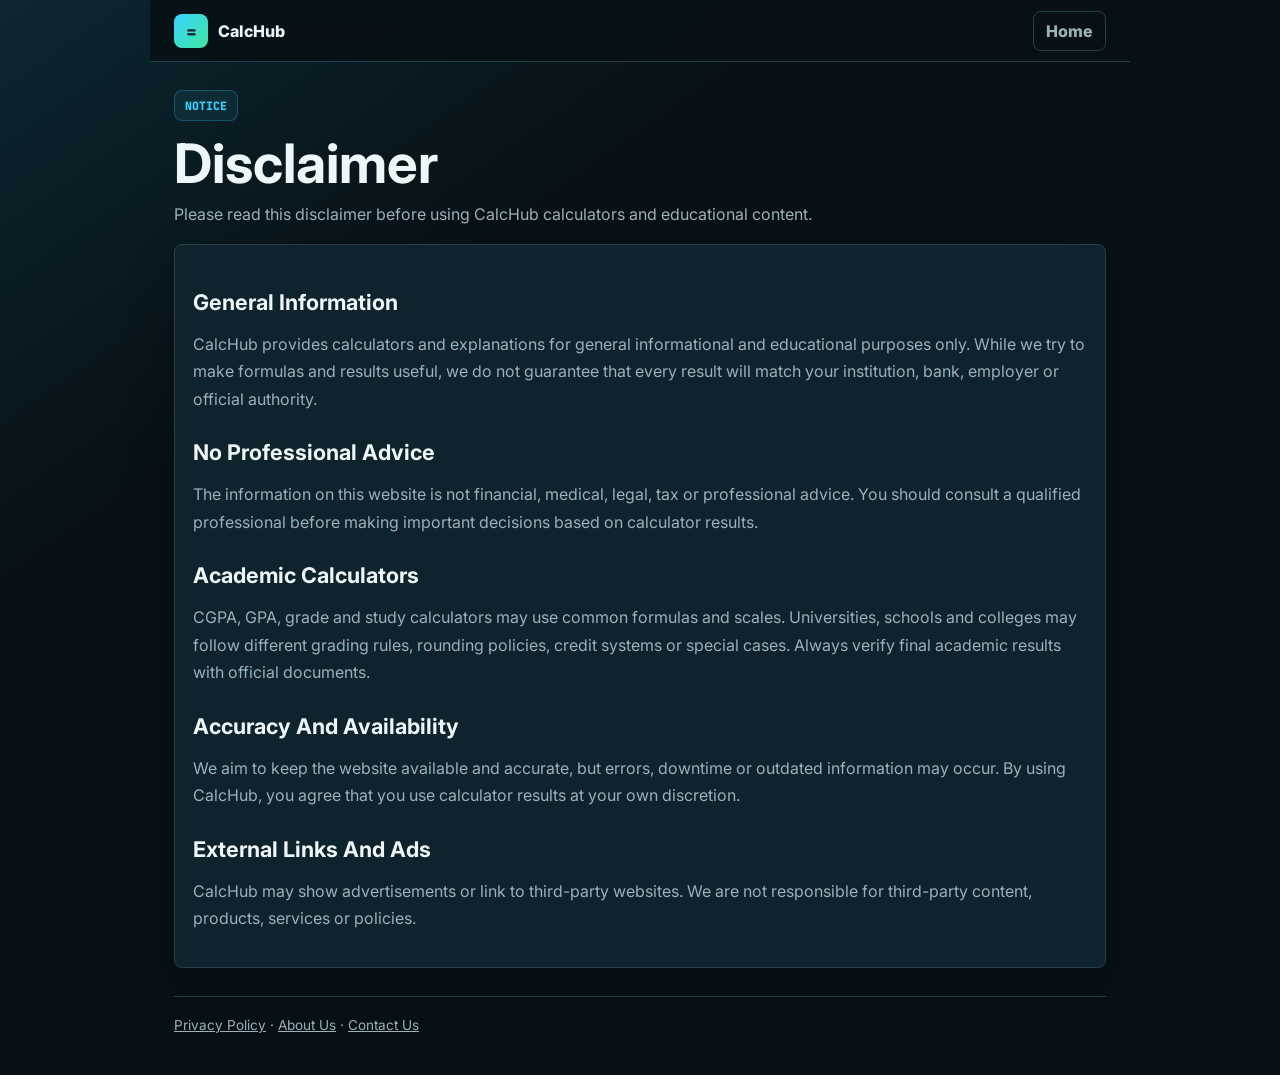
<file: disclaimer/index.html>
<!DOCTYPE html>
<html lang="en">
<head>
  <meta charset="UTF-8">
  <meta name="viewport" content="width=device-width, initial-scale=1.0">
  <meta name="description" content="Disclaimer for CalcHub calculator results, formulas, educational content and third-party links.">
  <title>Disclaimer | CalcHub</title>
  <link rel="preconnect" href="https://fonts.googleapis.com">
  <link href="https://fonts.googleapis.com/css2?family=Inter:wght@400;500;600;700;800;900&family=JetBrains+Mono:wght@500;800&display=swap" rel="stylesheet">
  <link rel="stylesheet" href="../assets/seo-pages.css">
</head>
<body>
  <div class="wrap">
    <header class="topbar"><a class="brand" href="../index.html"><span class="brand-mark">=</span><span>CalcHub</span></a><a class="home-link" href="../index.html">Home</a></header>
    <main>
      <section class="hero"><span class="eyebrow">Notice</span><h1>Disclaimer</h1><p class="lead">Please read this disclaimer before using CalcHub calculators and educational content.</p></section>
      <article class="card content article">
        <h2>General Information</h2>
        <p>CalcHub provides calculators and explanations for general informational and educational purposes only. While we try to make formulas and results useful, we do not guarantee that every result will match your institution, bank, employer or official authority.</p>
        <h2>No Professional Advice</h2>
        <p>The information on this website is not financial, medical, legal, tax or professional advice. You should consult a qualified professional before making important decisions based on calculator results.</p>
        <h2>Academic Calculators</h2>
        <p>CGPA, GPA, grade and study calculators may use common formulas and scales. Universities, schools and colleges may follow different grading rules, rounding policies, credit systems or special cases. Always verify final academic results with official documents.</p>
        <h2>Accuracy And Availability</h2>
        <p>We aim to keep the website available and accurate, but errors, downtime or outdated information may occur. By using CalcHub, you agree that you use calculator results at your own discretion.</p>
        <h2>External Links And Ads</h2>
        <p>CalcHub may show advertisements or link to third-party websites. We are not responsible for third-party content, products, services or policies.</p>
      </article>
    </main>
    <footer><a href="../privacy-policy/">Privacy Policy</a> · <a href="../about-us/">About Us</a> · <a href="../contact-us/">Contact Us</a></footer>
  </div>
</body>
</html>
</file>
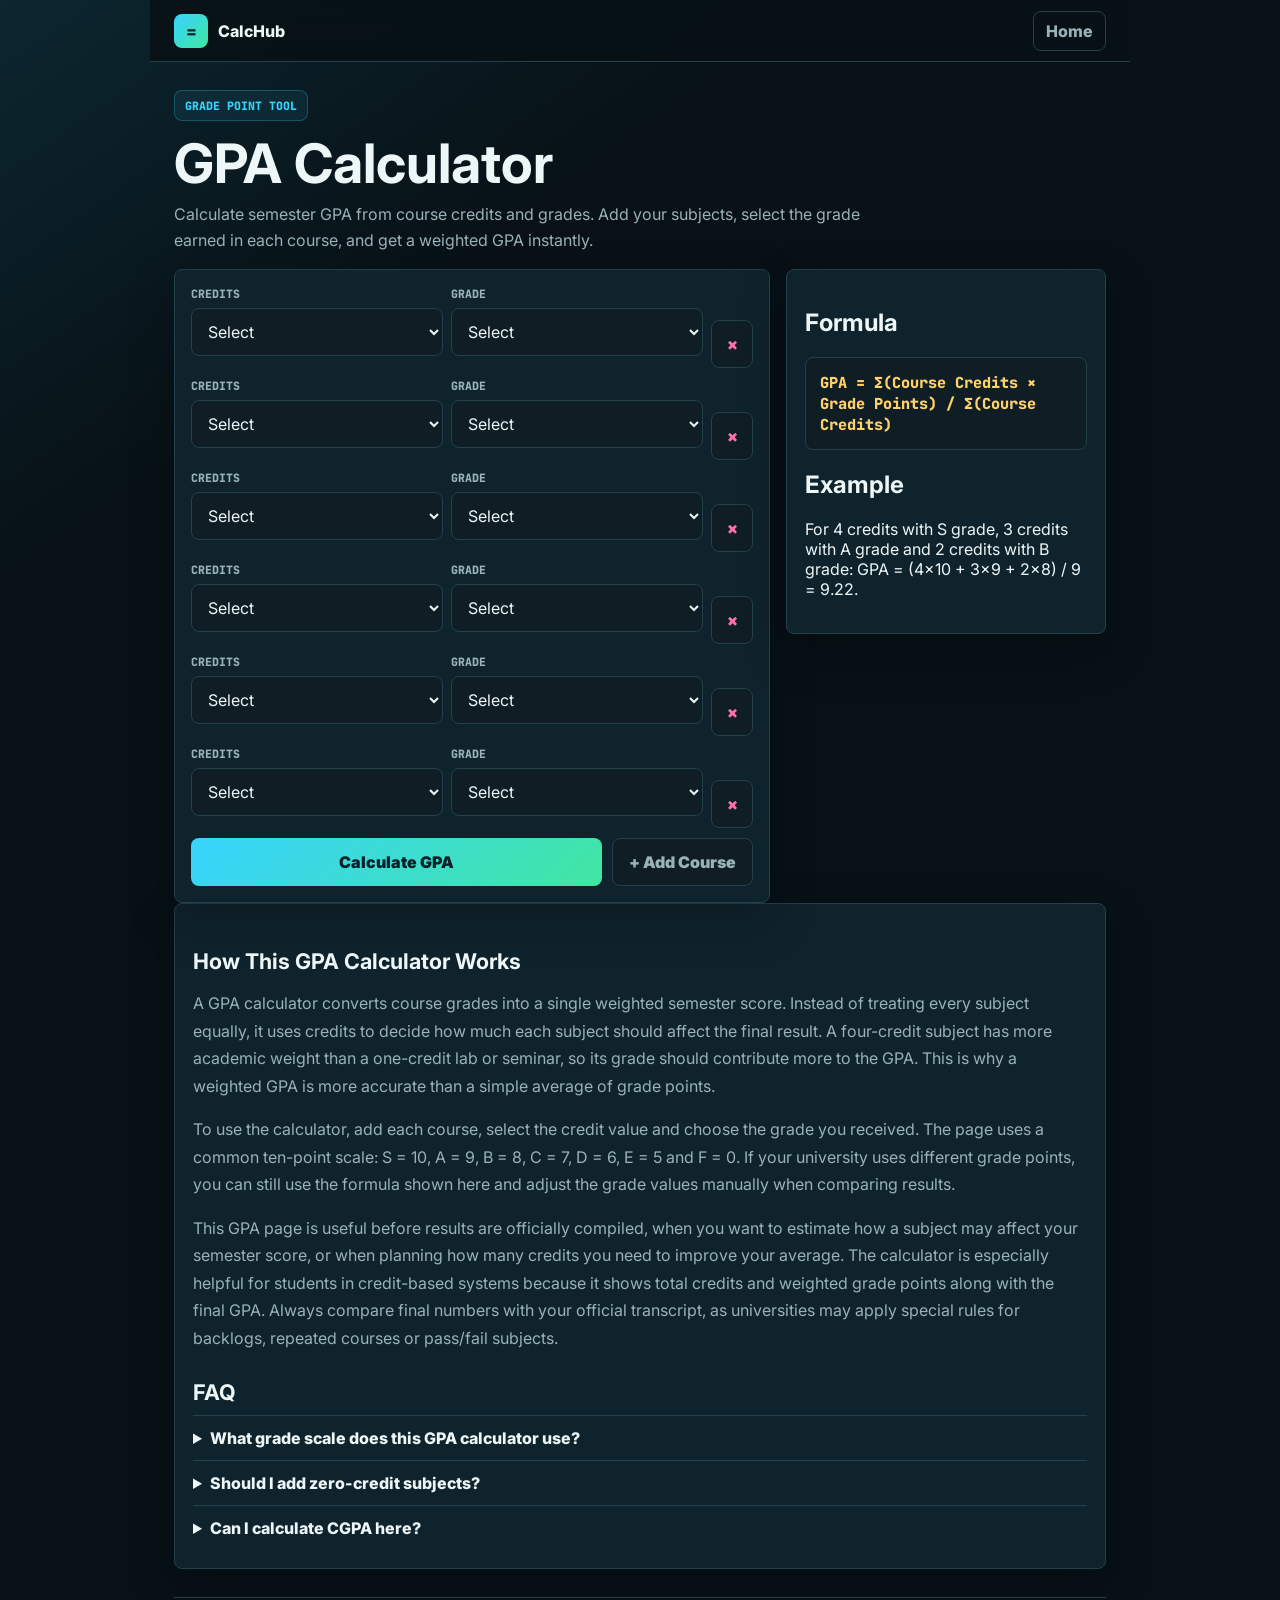
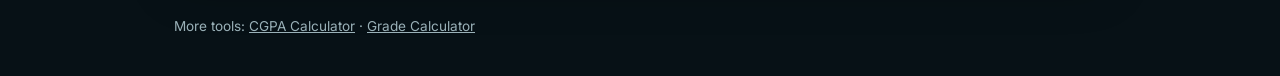
<file: gpa-calculator/index.html>
<!DOCTYPE html>
<html lang="en">
<head>
  <meta charset="UTF-8">
  <meta name="viewport" content="width=device-width, initial-scale=1.0">
  <meta name="description" content="Free GPA calculator using course credits and letter grades. Calculate weighted GPA with formula, example and FAQ.">
  <title>GPA Calculator - Free Online GPA Calculator for Students</title>
  <link rel="preconnect" href="https://fonts.googleapis.com">
  <link href="https://fonts.googleapis.com/css2?family=Inter:wght@400;500;600;700;800;900&family=JetBrains+Mono:wght@500;800&display=swap" rel="stylesheet">
  <link rel="stylesheet" href="../assets/seo-pages.css">
</head>
<body data-page="gpa">
  <div class="wrap">
    <header class="topbar"><a class="brand" href="../index.html"><span class="brand-mark">=</span><span>CalcHub</span></a><a class="home-link" href="../index.html">Home</a></header>
    <main>
      <section class="hero"><span class="eyebrow">Grade Point Tool</span><h1>GPA Calculator</h1><p class="lead">Calculate semester GPA from course credits and grades. Add your subjects, select the grade earned in each course, and get a weighted GPA instantly.</p></section>
      <section class="layout">
        <div class="card tool">
          <div id="courseRows"></div>
          <div class="actions"><button class="btn" type="button" onclick="calcGpa()">Calculate GPA</button><button class="btn ghost" type="button" onclick="addCourseRow()">+ Add Course</button></div>
          <div class="result" id="result"><div class="result-main" id="resultMain"></div><div class="result-sub" id="resultSub"></div><div class="mini-grid" id="resultItems"></div></div>
        </div>
        <aside class="card content"><h2>Formula</h2><div class="formula">GPA = Σ(Course Credits × Grade Points) / Σ(Course Credits)</div><h2>Example</h2><p>For 4 credits with S grade, 3 credits with A grade and 2 credits with B grade: GPA = (4×10 + 3×9 + 2×8) / 9 = 9.22.</p></aside>
      </section>
      <article class="card content article">
        <h2>How This GPA Calculator Works</h2>
        <p>A GPA calculator converts course grades into a single weighted semester score. Instead of treating every subject equally, it uses credits to decide how much each subject should affect the final result. A four-credit subject has more academic weight than a one-credit lab or seminar, so its grade should contribute more to the GPA. This is why a weighted GPA is more accurate than a simple average of grade points.</p>
        <p>To use the calculator, add each course, select the credit value and choose the grade you received. The page uses a common ten-point scale: S = 10, A = 9, B = 8, C = 7, D = 6, E = 5 and F = 0. If your university uses different grade points, you can still use the formula shown here and adjust the grade values manually when comparing results.</p>
        <p>This GPA page is useful before results are officially compiled, when you want to estimate how a subject may affect your semester score, or when planning how many credits you need to improve your average. The calculator is especially helpful for students in credit-based systems because it shows total credits and weighted grade points along with the final GPA. Always compare final numbers with your official transcript, as universities may apply special rules for backlogs, repeated courses or pass/fail subjects.</p>
        <h2>FAQ</h2>
        <div class="faq">
          <details><summary>What grade scale does this GPA calculator use?</summary><p>It uses S=10, A=9, B=8, C=7, D=6, E=5 and F=0.</p></details>
          <details><summary>Should I add zero-credit subjects?</summary><p>No. Zero-credit subjects do not affect weighted GPA unless your university has a special rule.</p></details>
          <details><summary>Can I calculate CGPA here?</summary><p>This page is for course GPA. Use the CGPA calculator for semester-wise cumulative GPA.</p></details>
        </div>
      </article>
    </main>
    <footer>More tools: <a href="../cgpa-calculator/">CGPA Calculator</a> · <a href="../grade-calculator/">Grade Calculator</a></footer>
  </div>
  <script src="../assets/seo-calculators.js"></script>
</body>
</html>
</file>
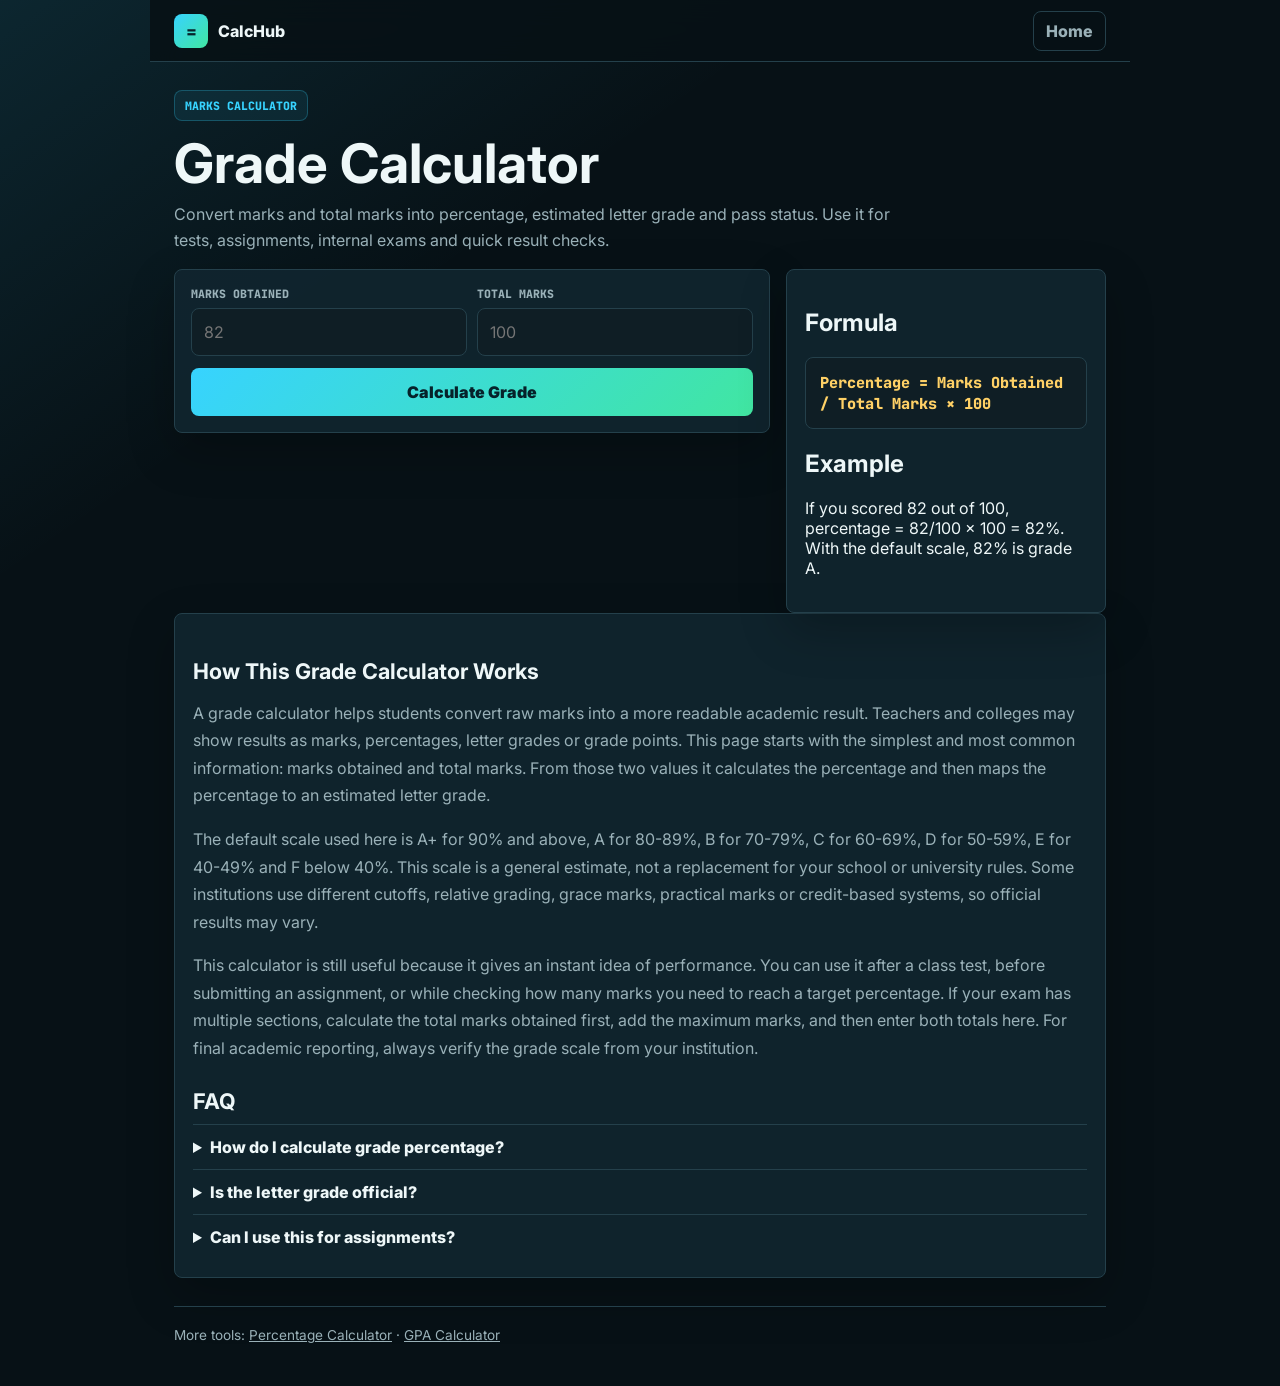
<file: grade-calculator/index.html>
<!DOCTYPE html>
<html lang="en">
<head>
  <meta charset="UTF-8">
  <meta name="viewport" content="width=device-width, initial-scale=1.0">
  <meta name="description" content="Free grade calculator to convert marks into percentage, letter grade and pass status with formula and examples.">
  <title>Grade Calculator - Free Online Marks and Grade Tool</title>
  <link rel="preconnect" href="https://fonts.googleapis.com">
  <link href="https://fonts.googleapis.com/css2?family=Inter:wght@400;500;600;700;800;900&family=JetBrains+Mono:wght@500;800&display=swap" rel="stylesheet">
  <link rel="stylesheet" href="../assets/seo-pages.css">
</head>
<body>
  <div class="wrap">
    <header class="topbar"><a class="brand" href="../index.html"><span class="brand-mark">=</span><span>CalcHub</span></a><a class="home-link" href="../index.html">Home</a></header>
    <main>
      <section class="hero"><span class="eyebrow">Marks Calculator</span><h1>Grade Calculator</h1><p class="lead">Convert marks and total marks into percentage, estimated letter grade and pass status. Use it for tests, assignments, internal exams and quick result checks.</p></section>
      <section class="layout">
        <div class="card tool">
          <div class="row"><div class="field"><label>Marks obtained</label><input id="marks" type="number" placeholder="82"></div><div class="field"><label>Total marks</label><input id="total" type="number" placeholder="100"></div></div>
          <button class="btn" type="button" onclick="calcGrade()">Calculate Grade</button>
          <div class="result" id="result"><div class="result-main" id="resultMain"></div><div class="result-sub" id="resultSub"></div><div class="mini-grid" id="resultItems"></div></div>
        </div>
        <aside class="card content"><h2>Formula</h2><div class="formula">Percentage = Marks Obtained / Total Marks × 100</div><h2>Example</h2><p>If you scored 82 out of 100, percentage = 82/100 × 100 = 82%. With the default scale, 82% is grade A.</p></aside>
      </section>
      <article class="card content article">
        <h2>How This Grade Calculator Works</h2>
        <p>A grade calculator helps students convert raw marks into a more readable academic result. Teachers and colleges may show results as marks, percentages, letter grades or grade points. This page starts with the simplest and most common information: marks obtained and total marks. From those two values it calculates the percentage and then maps the percentage to an estimated letter grade.</p>
        <p>The default scale used here is A+ for 90% and above, A for 80-89%, B for 70-79%, C for 60-69%, D for 50-59%, E for 40-49% and F below 40%. This scale is a general estimate, not a replacement for your school or university rules. Some institutions use different cutoffs, relative grading, grace marks, practical marks or credit-based systems, so official results may vary.</p>
        <p>This calculator is still useful because it gives an instant idea of performance. You can use it after a class test, before submitting an assignment, or while checking how many marks you need to reach a target percentage. If your exam has multiple sections, calculate the total marks obtained first, add the maximum marks, and then enter both totals here. For final academic reporting, always verify the grade scale from your institution.</p>
        <h2>FAQ</h2>
        <div class="faq">
          <details><summary>How do I calculate grade percentage?</summary><p>Divide marks obtained by total marks and multiply by 100.</p></details>
          <details><summary>Is the letter grade official?</summary><p>No. It is an estimate based on a common percentage scale.</p></details>
          <details><summary>Can I use this for assignments?</summary><p>Yes, as long as you know marks obtained and total marks.</p></details>
        </div>
      </article>
    </main>
    <footer>More tools: <a href="../percentage-calculator/">Percentage Calculator</a> · <a href="../gpa-calculator/">GPA Calculator</a></footer>
  </div>
  <script src="../assets/seo-calculators.js"></script>
</body>
</html>
</file>
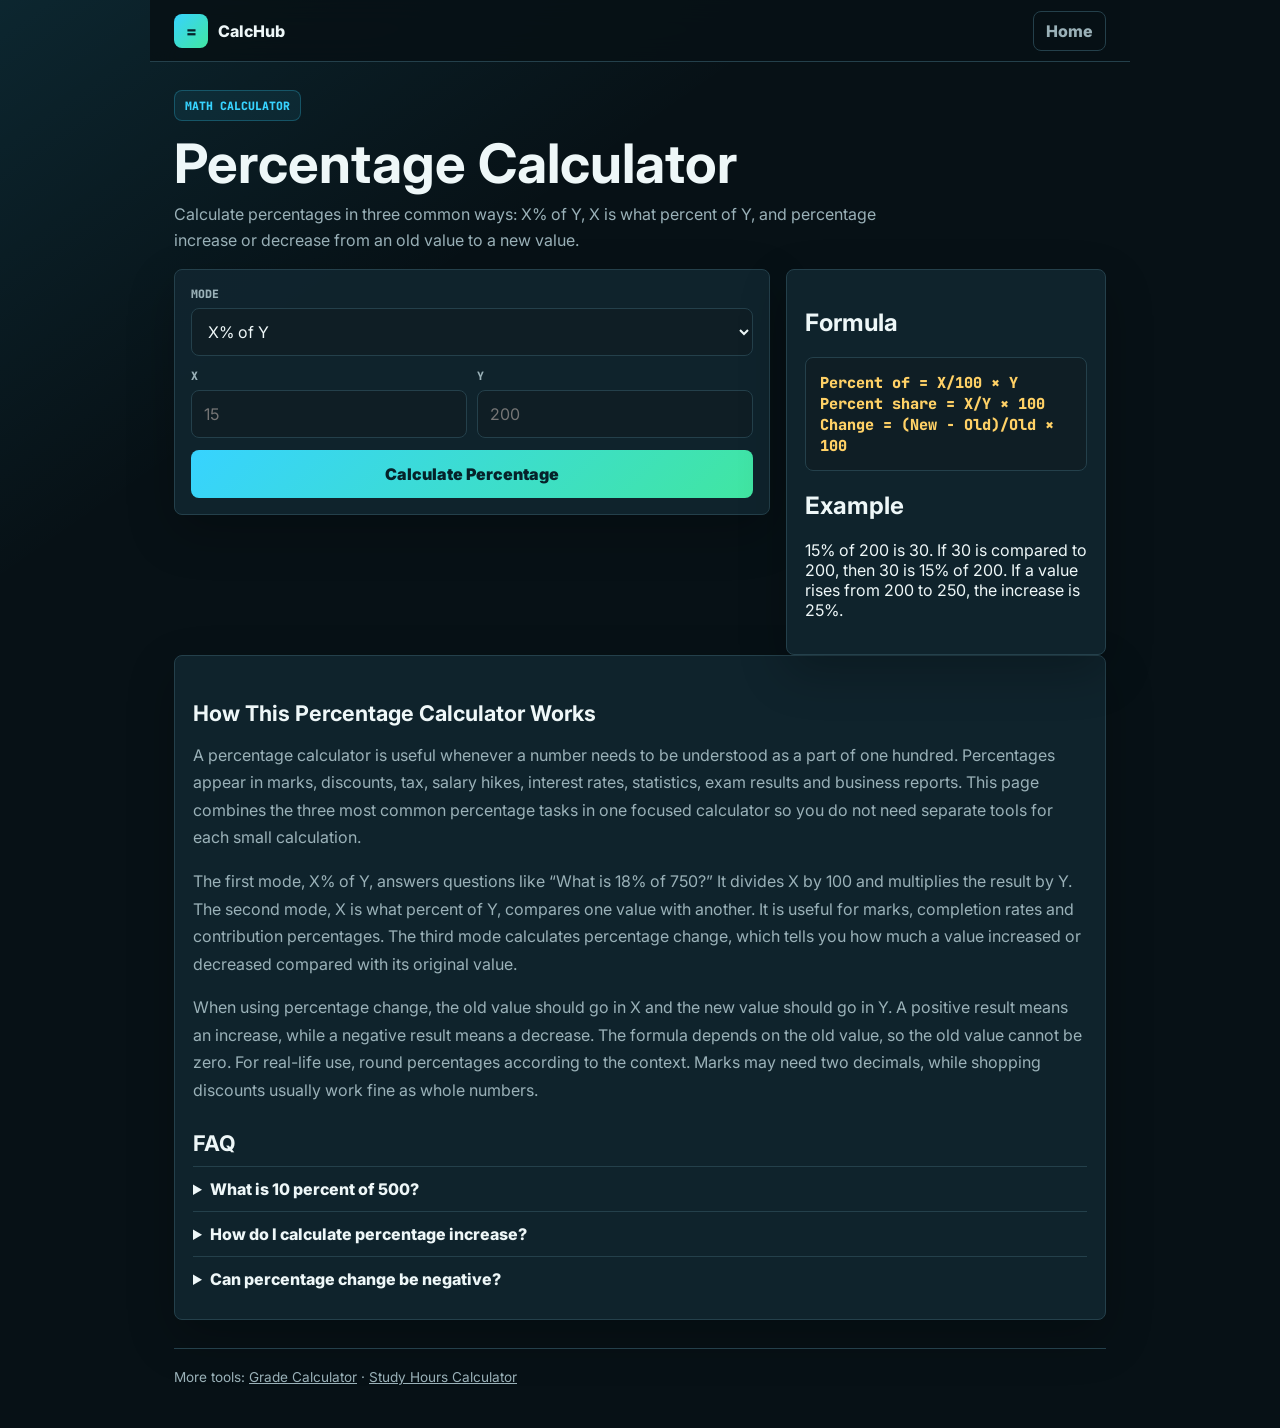
<file: percentage-calculator/index.html>
<!DOCTYPE html>
<html lang="en">
<head>
  <meta charset="UTF-8">
  <meta name="viewport" content="width=device-width, initial-scale=1.0">
  <meta name="description" content="Free percentage calculator for X percent of Y, percentage share and percentage change with formulas and examples.">
  <title>Percentage Calculator - Free Online Percentage Tool</title>
  <link rel="preconnect" href="https://fonts.googleapis.com">
  <link href="https://fonts.googleapis.com/css2?family=Inter:wght@400;500;600;700;800;900&family=JetBrains+Mono:wght@500;800&display=swap" rel="stylesheet">
  <link rel="stylesheet" href="../assets/seo-pages.css">
</head>
<body>
  <div class="wrap">
    <header class="topbar"><a class="brand" href="../index.html"><span class="brand-mark">=</span><span>CalcHub</span></a><a class="home-link" href="../index.html">Home</a></header>
    <main>
      <section class="hero"><span class="eyebrow">Math Calculator</span><h1>Percentage Calculator</h1><p class="lead">Calculate percentages in three common ways: X% of Y, X is what percent of Y, and percentage increase or decrease from an old value to a new value.</p></section>
      <section class="layout">
        <div class="card tool">
          <div class="field"><label>Mode</label><select id="mode"><option value="of">X% of Y</option><option value="is">X is what % of Y</option><option value="change">% change from X to Y</option></select></div>
          <div class="row"><div class="field"><label>X</label><input id="x" type="number" placeholder="15"></div><div class="field"><label>Y</label><input id="y" type="number" placeholder="200"></div></div>
          <button class="btn" type="button" onclick="calcPercentage()">Calculate Percentage</button>
          <div class="result" id="result"><div class="result-main" id="resultMain"></div><div class="result-sub" id="resultSub"></div><div class="mini-grid" id="resultItems"></div></div>
        </div>
        <aside class="card content"><h2>Formula</h2><div class="formula">Percent of = X/100 × Y<br>Percent share = X/Y × 100<br>Change = (New - Old)/Old × 100</div><h2>Example</h2><p>15% of 200 is 30. If 30 is compared to 200, then 30 is 15% of 200. If a value rises from 200 to 250, the increase is 25%.</p></aside>
      </section>
      <article class="card content article">
        <h2>How This Percentage Calculator Works</h2>
        <p>A percentage calculator is useful whenever a number needs to be understood as a part of one hundred. Percentages appear in marks, discounts, tax, salary hikes, interest rates, statistics, exam results and business reports. This page combines the three most common percentage tasks in one focused calculator so you do not need separate tools for each small calculation.</p>
        <p>The first mode, X% of Y, answers questions like “What is 18% of 750?” It divides X by 100 and multiplies the result by Y. The second mode, X is what percent of Y, compares one value with another. It is useful for marks, completion rates and contribution percentages. The third mode calculates percentage change, which tells you how much a value increased or decreased compared with its original value.</p>
        <p>When using percentage change, the old value should go in X and the new value should go in Y. A positive result means an increase, while a negative result means a decrease. The formula depends on the old value, so the old value cannot be zero. For real-life use, round percentages according to the context. Marks may need two decimals, while shopping discounts usually work fine as whole numbers.</p>
        <h2>FAQ</h2>
        <div class="faq">
          <details><summary>What is 10 percent of 500?</summary><p>10% of 500 is 50 because 10/100 × 500 = 50.</p></details>
          <details><summary>How do I calculate percentage increase?</summary><p>Subtract old from new, divide by old, then multiply by 100.</p></details>
          <details><summary>Can percentage change be negative?</summary><p>Yes. A negative percentage means the value decreased.</p></details>
        </div>
      </article>
    </main>
    <footer>More tools: <a href="../grade-calculator/">Grade Calculator</a> · <a href="../study-hours-calculator/">Study Hours Calculator</a></footer>
  </div>
  <script src="../assets/seo-calculators.js"></script>
</body>
</html>
</file>
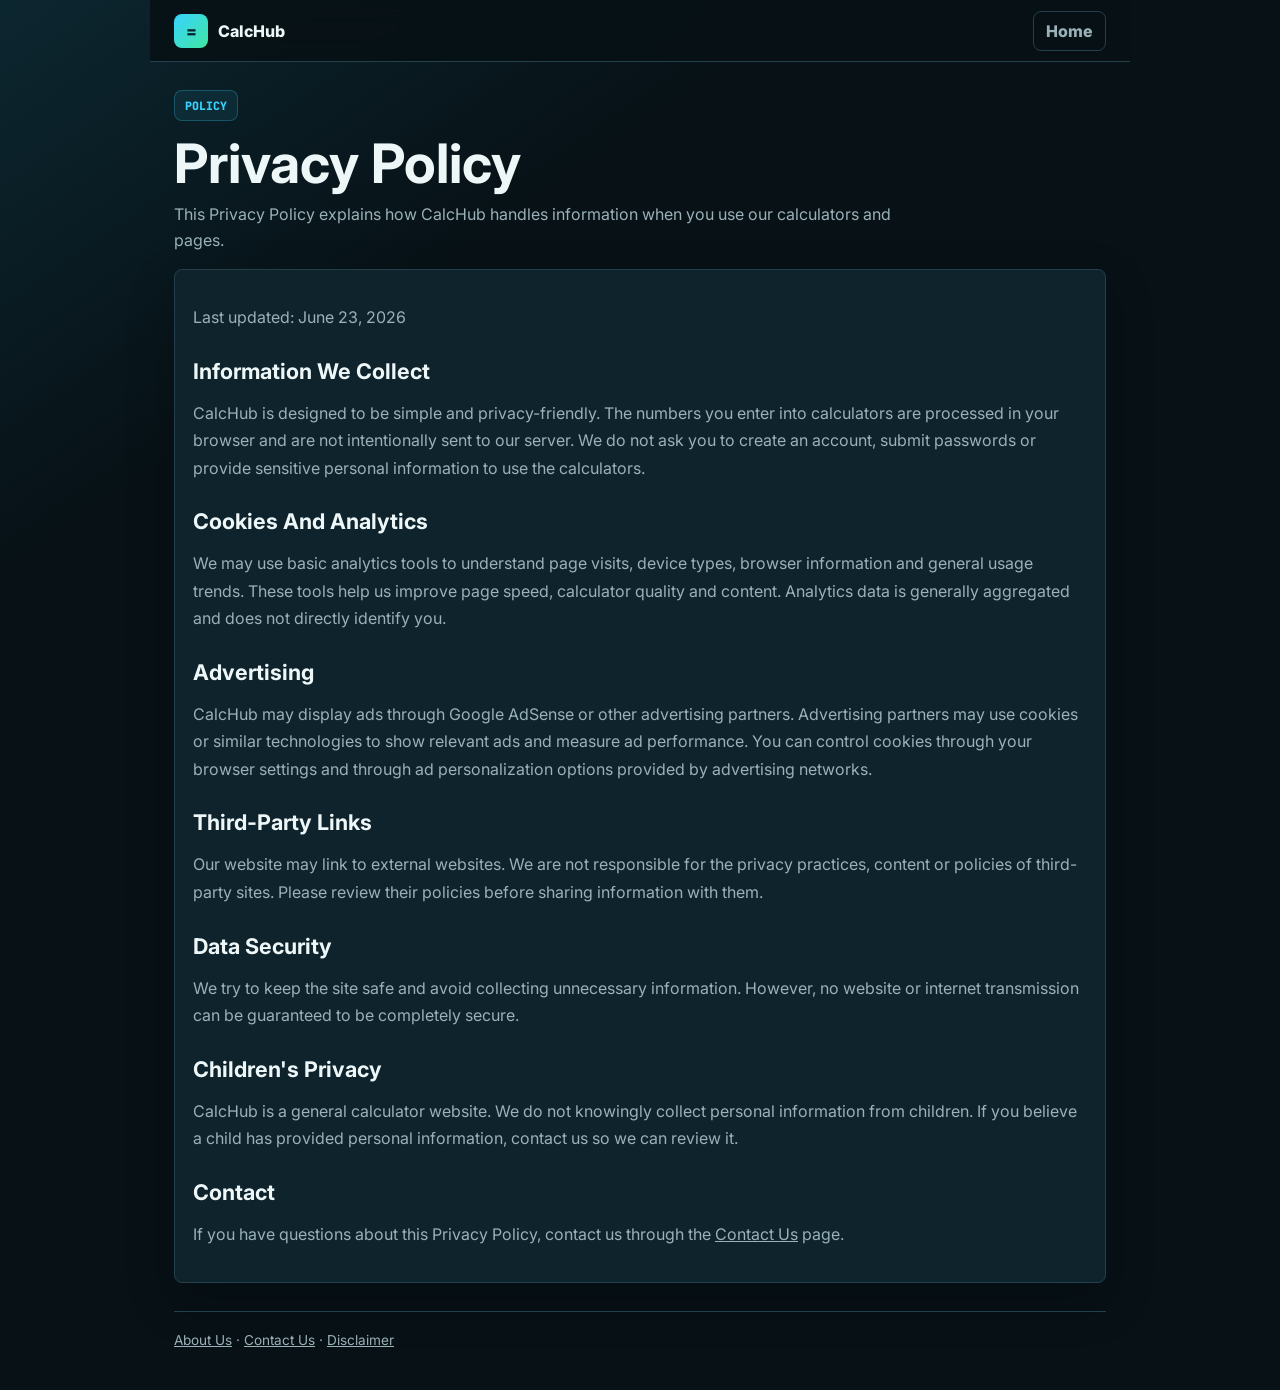
<file: privacy-policy/index.html>
<!DOCTYPE html>
<html lang="en">
<head>
  <meta charset="UTF-8">
  <meta name="viewport" content="width=device-width, initial-scale=1.0">
  <meta name="description" content="Privacy Policy for CalcHub. Learn how our calculator website handles data, cookies, ads and third-party services.">
  <title>Privacy Policy | CalcHub</title>
  <link rel="preconnect" href="https://fonts.googleapis.com">
  <link href="https://fonts.googleapis.com/css2?family=Inter:wght@400;500;600;700;800;900&family=JetBrains+Mono:wght@500;800&display=swap" rel="stylesheet">
  <link rel="stylesheet" href="../assets/seo-pages.css">
</head>
<body>
  <div class="wrap">
    <header class="topbar"><a class="brand" href="../index.html"><span class="brand-mark">=</span><span>CalcHub</span></a><a class="home-link" href="../index.html">Home</a></header>
    <main>
      <section class="hero"><span class="eyebrow">Policy</span><h1>Privacy Policy</h1><p class="lead">This Privacy Policy explains how CalcHub handles information when you use our calculators and pages.</p></section>
      <article class="card content article">
        <p>Last updated: June 23, 2026</p>
        <h2>Information We Collect</h2>
        <p>CalcHub is designed to be simple and privacy-friendly. The numbers you enter into calculators are processed in your browser and are not intentionally sent to our server. We do not ask you to create an account, submit passwords or provide sensitive personal information to use the calculators.</p>
        <h2>Cookies And Analytics</h2>
        <p>We may use basic analytics tools to understand page visits, device types, browser information and general usage trends. These tools help us improve page speed, calculator quality and content. Analytics data is generally aggregated and does not directly identify you.</p>
        <h2>Advertising</h2>
        <p>CalcHub may display ads through Google AdSense or other advertising partners. Advertising partners may use cookies or similar technologies to show relevant ads and measure ad performance. You can control cookies through your browser settings and through ad personalization options provided by advertising networks.</p>
        <h2>Third-Party Links</h2>
        <p>Our website may link to external websites. We are not responsible for the privacy practices, content or policies of third-party sites. Please review their policies before sharing information with them.</p>
        <h2>Data Security</h2>
        <p>We try to keep the site safe and avoid collecting unnecessary information. However, no website or internet transmission can be guaranteed to be completely secure.</p>
        <h2>Children's Privacy</h2>
        <p>CalcHub is a general calculator website. We do not knowingly collect personal information from children. If you believe a child has provided personal information, contact us so we can review it.</p>
        <h2>Contact</h2>
        <p>If you have questions about this Privacy Policy, contact us through the <a href="../contact-us/">Contact Us</a> page.</p>
      </article>
    </main>
    <footer><a href="../about-us/">About Us</a> · <a href="../contact-us/">Contact Us</a> · <a href="../disclaimer/">Disclaimer</a></footer>
  </div>
</body>
</html>
</file>
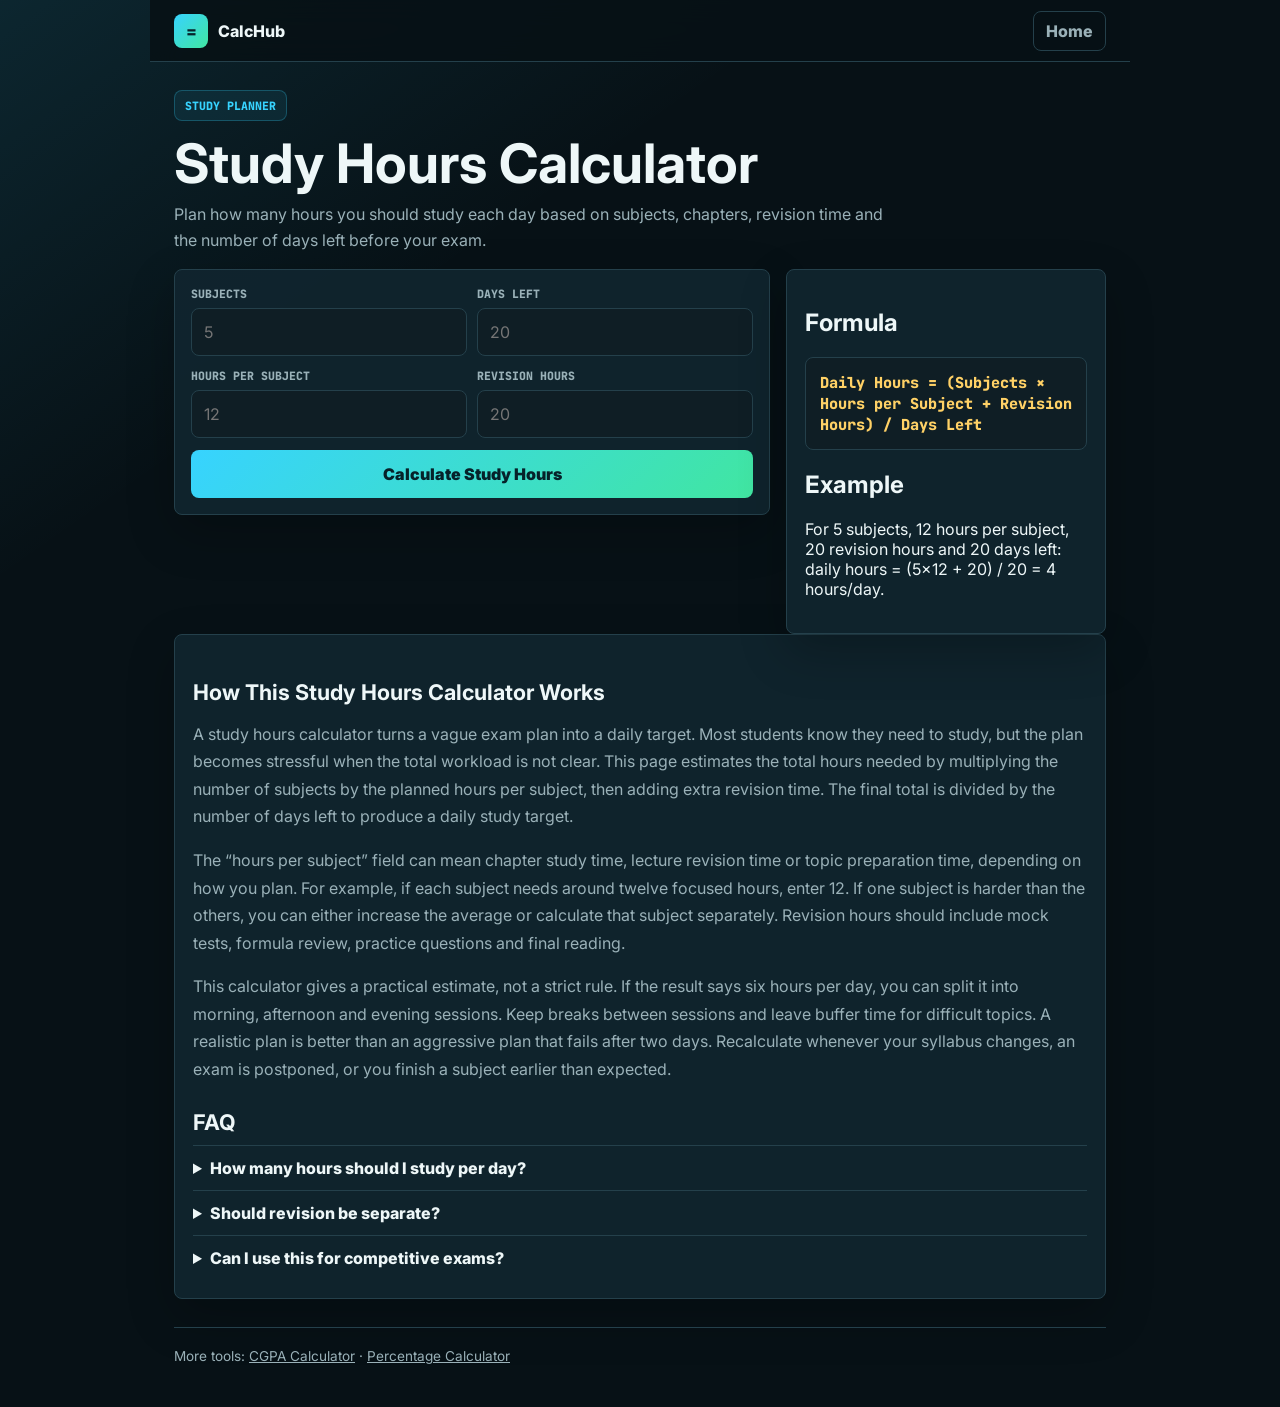
<file: study-hours-calculator/index.html>
<!DOCTYPE html>
<html lang="en">
<head>
  <meta charset="UTF-8">
  <meta name="viewport" content="width=device-width, initial-scale=1.0">
  <meta name="description" content="Free study hours calculator to plan daily study time from subjects, chapters, revision hours and days left.">
  <title>Study Hours Calculator - Free Online Study Planner</title>
  <link rel="preconnect" href="https://fonts.googleapis.com">
  <link href="https://fonts.googleapis.com/css2?family=Inter:wght@400;500;600;700;800;900&family=JetBrains+Mono:wght@500;800&display=swap" rel="stylesheet">
  <link rel="stylesheet" href="../assets/seo-pages.css">
</head>
<body>
  <div class="wrap">
    <header class="topbar"><a class="brand" href="../index.html"><span class="brand-mark">=</span><span>CalcHub</span></a><a class="home-link" href="../index.html">Home</a></header>
    <main>
      <section class="hero"><span class="eyebrow">Study Planner</span><h1>Study Hours Calculator</h1><p class="lead">Plan how many hours you should study each day based on subjects, chapters, revision time and the number of days left before your exam.</p></section>
      <section class="layout">
        <div class="card tool">
          <div class="row"><div class="field"><label>Subjects</label><input id="subjects" type="number" placeholder="5"></div><div class="field"><label>Days left</label><input id="days" type="number" placeholder="20"></div></div>
          <div class="row"><div class="field"><label>Hours per subject</label><input id="chapters" type="number" placeholder="12"></div><div class="field"><label>Revision hours</label><input id="revision" type="number" placeholder="20"></div></div>
          <button class="btn" type="button" onclick="calcStudyHours()">Calculate Study Hours</button>
          <div class="result" id="result"><div class="result-main" id="resultMain"></div><div class="result-sub" id="resultSub"></div><div class="mini-grid" id="resultItems"></div></div>
        </div>
        <aside class="card content"><h2>Formula</h2><div class="formula">Daily Hours = (Subjects × Hours per Subject + Revision Hours) / Days Left</div><h2>Example</h2><p>For 5 subjects, 12 hours per subject, 20 revision hours and 20 days left: daily hours = (5×12 + 20) / 20 = 4 hours/day.</p></aside>
      </section>
      <article class="card content article">
        <h2>How This Study Hours Calculator Works</h2>
        <p>A study hours calculator turns a vague exam plan into a daily target. Most students know they need to study, but the plan becomes stressful when the total workload is not clear. This page estimates the total hours needed by multiplying the number of subjects by the planned hours per subject, then adding extra revision time. The final total is divided by the number of days left to produce a daily study target.</p>
        <p>The “hours per subject” field can mean chapter study time, lecture revision time or topic preparation time, depending on how you plan. For example, if each subject needs around twelve focused hours, enter 12. If one subject is harder than the others, you can either increase the average or calculate that subject separately. Revision hours should include mock tests, formula review, practice questions and final reading.</p>
        <p>This calculator gives a practical estimate, not a strict rule. If the result says six hours per day, you can split it into morning, afternoon and evening sessions. Keep breaks between sessions and leave buffer time for difficult topics. A realistic plan is better than an aggressive plan that fails after two days. Recalculate whenever your syllabus changes, an exam is postponed, or you finish a subject earlier than expected.</p>
        <h2>FAQ</h2>
        <div class="faq">
          <details><summary>How many hours should I study per day?</summary><p>It depends on workload and days left. This calculator divides your total study target by available days.</p></details>
          <details><summary>Should revision be separate?</summary><p>Yes. Revision, mock tests and practice need dedicated time beyond first-time study.</p></details>
          <details><summary>Can I use this for competitive exams?</summary><p>Yes. Treat subjects as exam sections and enter estimated hours for each section.</p></details>
        </div>
      </article>
    </main>
    <footer>More tools: <a href="../cgpa-calculator/">CGPA Calculator</a> · <a href="../percentage-calculator/">Percentage Calculator</a></footer>
  </div>
  <script src="../assets/seo-calculators.js"></script>
</body>
</html>
</file>
<file: assets/seo-pages.css>
:root {
  --bg: #071116;
  --surface: #10252e;
  --surface-2: #142933;
  --line: #24404b;
  --text: #eef7f8;
  --muted: #9ab1b8;
  --cyan: #37d3ff;
  --mint: #41e6a1;
  --yellow: #ffd166;
  --pink: #ff6fae;
  --radius: 8px;
  --sans: Inter, system-ui, -apple-system, BlinkMacSystemFont, "Segoe UI", sans-serif;
  --mono: "JetBrains Mono", ui-monospace, SFMono-Regular, Menlo, monospace;
}

* { box-sizing: border-box; }
body {
  margin: 0;
  background: linear-gradient(145deg, rgba(55, 211, 255, .11), transparent 30rem), var(--bg);
  color: var(--text);
  font-family: var(--sans);
}

a { color: inherit; }
.wrap { width: min(980px, 100%); margin: 0 auto; padding: 0 16px 40px; }
.topbar {
  position: sticky;
  top: 0;
  z-index: 4;
  display: flex;
  align-items: center;
  justify-content: space-between;
  min-height: 62px;
  margin: 0 -16px;
  padding: 10px 16px;
  border-bottom: 1px solid var(--line);
  background: rgba(7, 17, 22, .9);
  backdrop-filter: blur(14px);
}
.brand { display: inline-flex; align-items: center; gap: 10px; font-weight: 800; text-decoration: none; }
.brand-mark { width: 34px; height: 34px; display: grid; place-items: center; border-radius: var(--radius); background: linear-gradient(135deg, var(--cyan), var(--mint)); color: #06222a; }
.home-link { min-height: 40px; display: inline-flex; align-items: center; padding: 0 12px; border: 1px solid var(--line); border-radius: var(--radius); color: var(--muted); text-decoration: none; font-weight: 800; }

.hero { padding: 28px 0 16px; }
.eyebrow { display: inline-flex; padding: 7px 10px; border: 1px solid rgba(55, 211, 255, .25); border-radius: var(--radius); color: var(--cyan); background: rgba(55, 211, 255, .08); font: 800 .72rem var(--mono); text-transform: uppercase; }
h1 { margin: 14px 0 10px; font-size: clamp(1.9rem, 8vw, 3.4rem); line-height: 1.05; }
.lead { max-width: 720px; margin: 0; color: var(--muted); line-height: 1.6; }

.grid { display: grid; gap: 14px; }
.layout { display: grid; gap: 16px; align-items: start; }
.card {
  border: 1px solid var(--line);
  border-radius: var(--radius);
  background: rgba(16, 37, 46, .94);
  box-shadow: 0 18px 48px rgba(0, 0, 0, .24);
}
.tool { padding: 16px; }
.content { padding: 18px; }
.field { margin-bottom: 12px; }
.field label { display: block; margin-bottom: 7px; color: var(--muted); font: 800 .72rem var(--mono); text-transform: uppercase; }
input, select, textarea, button { font: inherit; }
input, select {
  width: 100%;
  min-height: 48px;
  border: 1px solid var(--line);
  border-radius: var(--radius);
  padding: 0 12px;
  outline: 0;
  background: #0f1e25;
  color: var(--text);
}
.row { display: grid; grid-template-columns: 1fr; gap: 10px; }
.btn {
  width: 100%;
  min-height: 48px;
  border: 0;
  border-radius: var(--radius);
  background: linear-gradient(135deg, var(--cyan), var(--mint));
  color: #06222a;
  font-weight: 900;
  cursor: pointer;
}
.ghost {
  border: 1px solid var(--line);
  background: #0f1e25;
  color: var(--muted);
}
.actions { display: grid; grid-template-columns: 1fr; gap: 10px; margin-top: 10px; }
.result { display: none; margin-top: 14px; padding: 14px; border: 1px solid var(--line); border-radius: var(--radius); background: #0f1e25; }
.result.show { display: block; }
.result-main { font: 900 1.8rem var(--mono); overflow-wrap: anywhere; }
.result-sub { margin-top: 5px; color: var(--muted); line-height: 1.5; }
.result-meme { display: none; width: 100%; margin-top: 14px; border: 1px solid var(--line); border-radius: var(--radius); background: #0f1e25; }
.result-meme.show { display: block; }
.mini-grid { display: grid; grid-template-columns: 1fr; gap: 8px; margin-top: 12px; }
.mini { padding: 10px; border: 1px solid var(--line); border-radius: var(--radius); background: var(--surface-2); }
.mini span { display: block; color: var(--muted); font: 800 .68rem var(--mono); text-transform: uppercase; }
.mini strong { display: block; margin-top: 4px; }

.dynamic-row { display: grid; grid-template-columns: minmax(0, 1fr) minmax(0, 1fr) 42px; gap: 8px; align-items: end; margin-bottom: 10px; }
.remove { width: 42px; min-height: 48px; border: 1px solid var(--line); border-radius: var(--radius); background: #0f1e25; color: var(--pink); font-weight: 900; }
.article h2 { margin: 26px 0 10px; font-size: 1.35rem; }
.article h3 { margin: 18px 0 8px; font-size: 1rem; }
.article p, .article li { color: var(--muted); line-height: 1.72; }
.formula { padding: 14px; border: 1px solid var(--line); border-radius: var(--radius); background: #0f1e25; color: var(--yellow); font: 800 .95rem var(--mono); overflow-wrap: anywhere; }
.faq details { border-top: 1px solid var(--line); padding: 12px 0; }
.faq summary { cursor: pointer; font-weight: 800; }
.page-links { display: flex; flex-wrap: wrap; gap: 8px; margin-top: 22px; }
.page-links a { padding: 8px 10px; border: 1px solid var(--line); border-radius: var(--radius); color: var(--muted); text-decoration: none; font-weight: 800; font-size: .85rem; }
footer { margin-top: 28px; padding-top: 18px; border-top: 1px solid var(--line); color: var(--muted); font-size: .85rem; line-height: 1.5; }

@media (min-width: 700px) {
  .wrap { padding-inline: 24px; }
  .topbar { margin-inline: -24px; padding-inline: 24px; }
  .layout { grid-template-columns: minmax(0, 1fr) 320px; }
  .row { grid-template-columns: repeat(2, minmax(0, 1fr)); }
  .actions { grid-template-columns: 1fr auto; }
  .actions .ghost { width: auto; padding-inline: 16px; }
  .mini-grid { grid-template-columns: repeat(2, minmax(0, 1fr)); }
}
</file>
